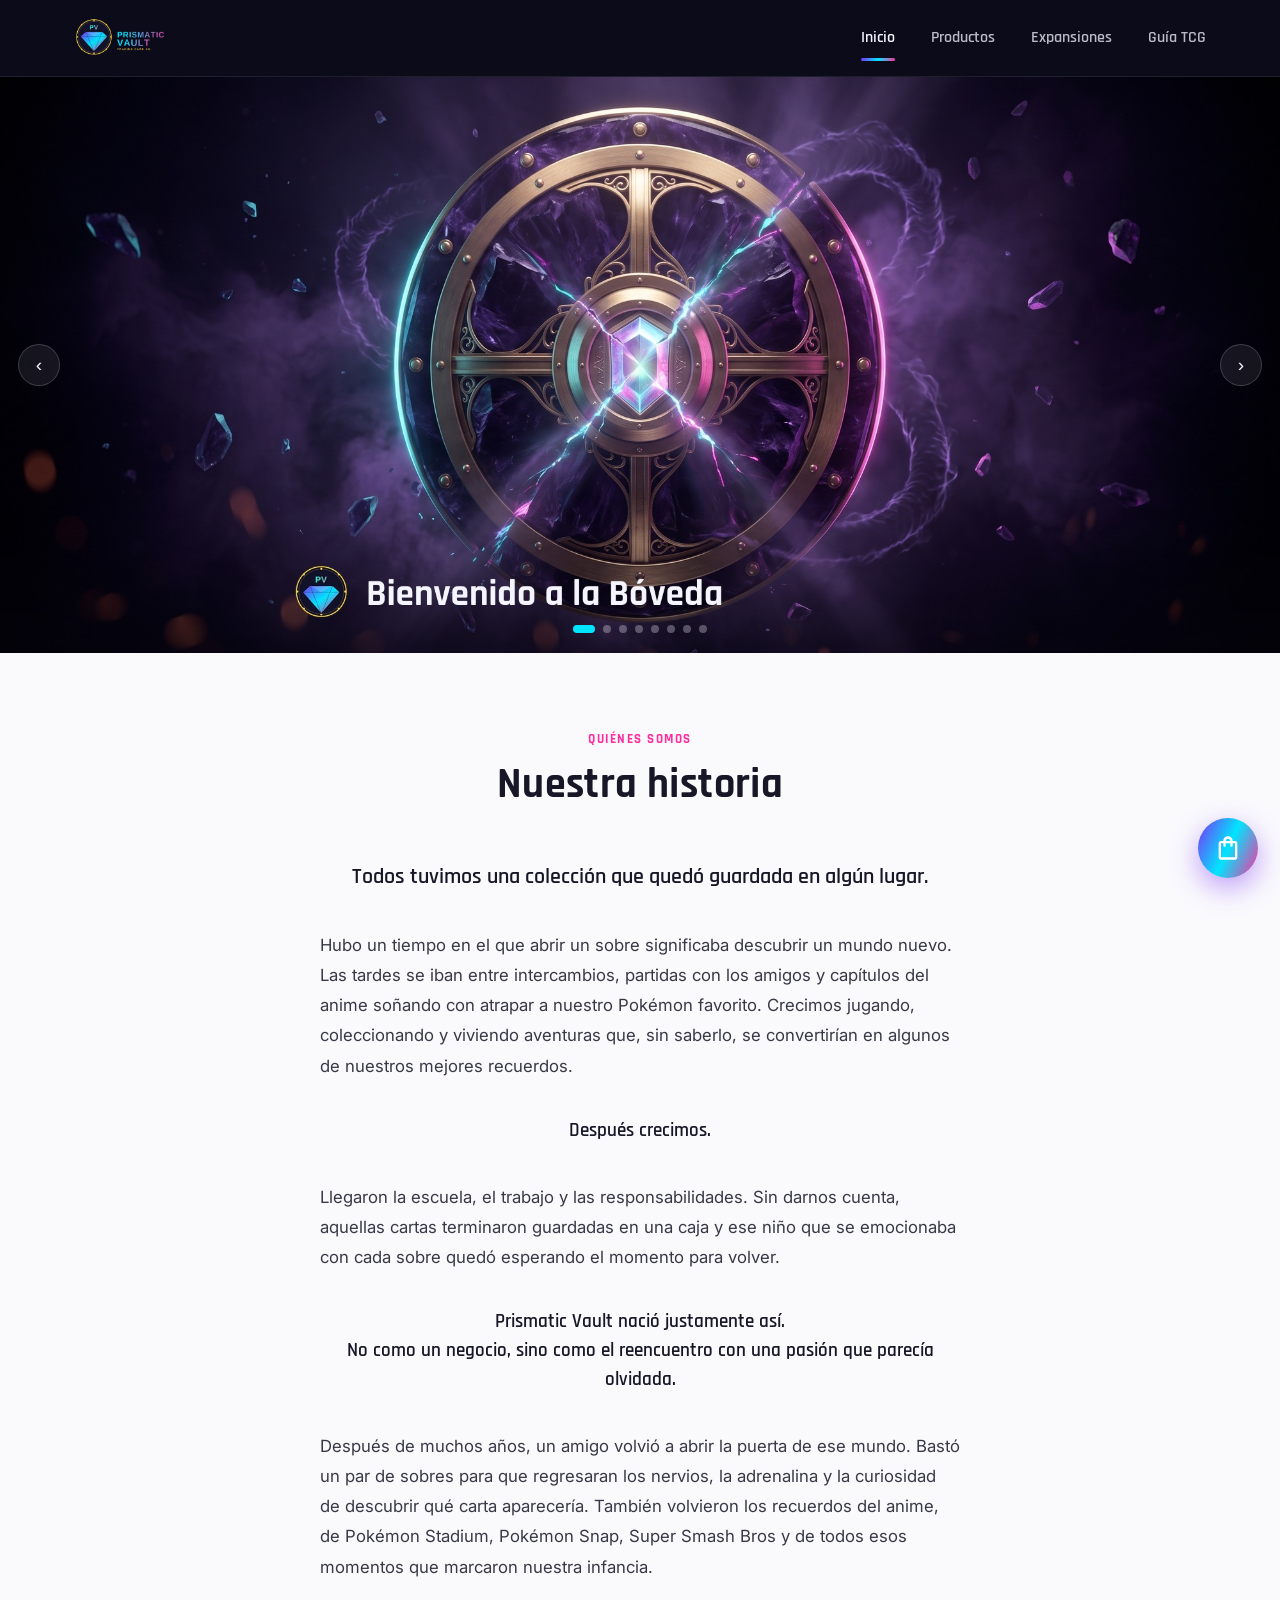
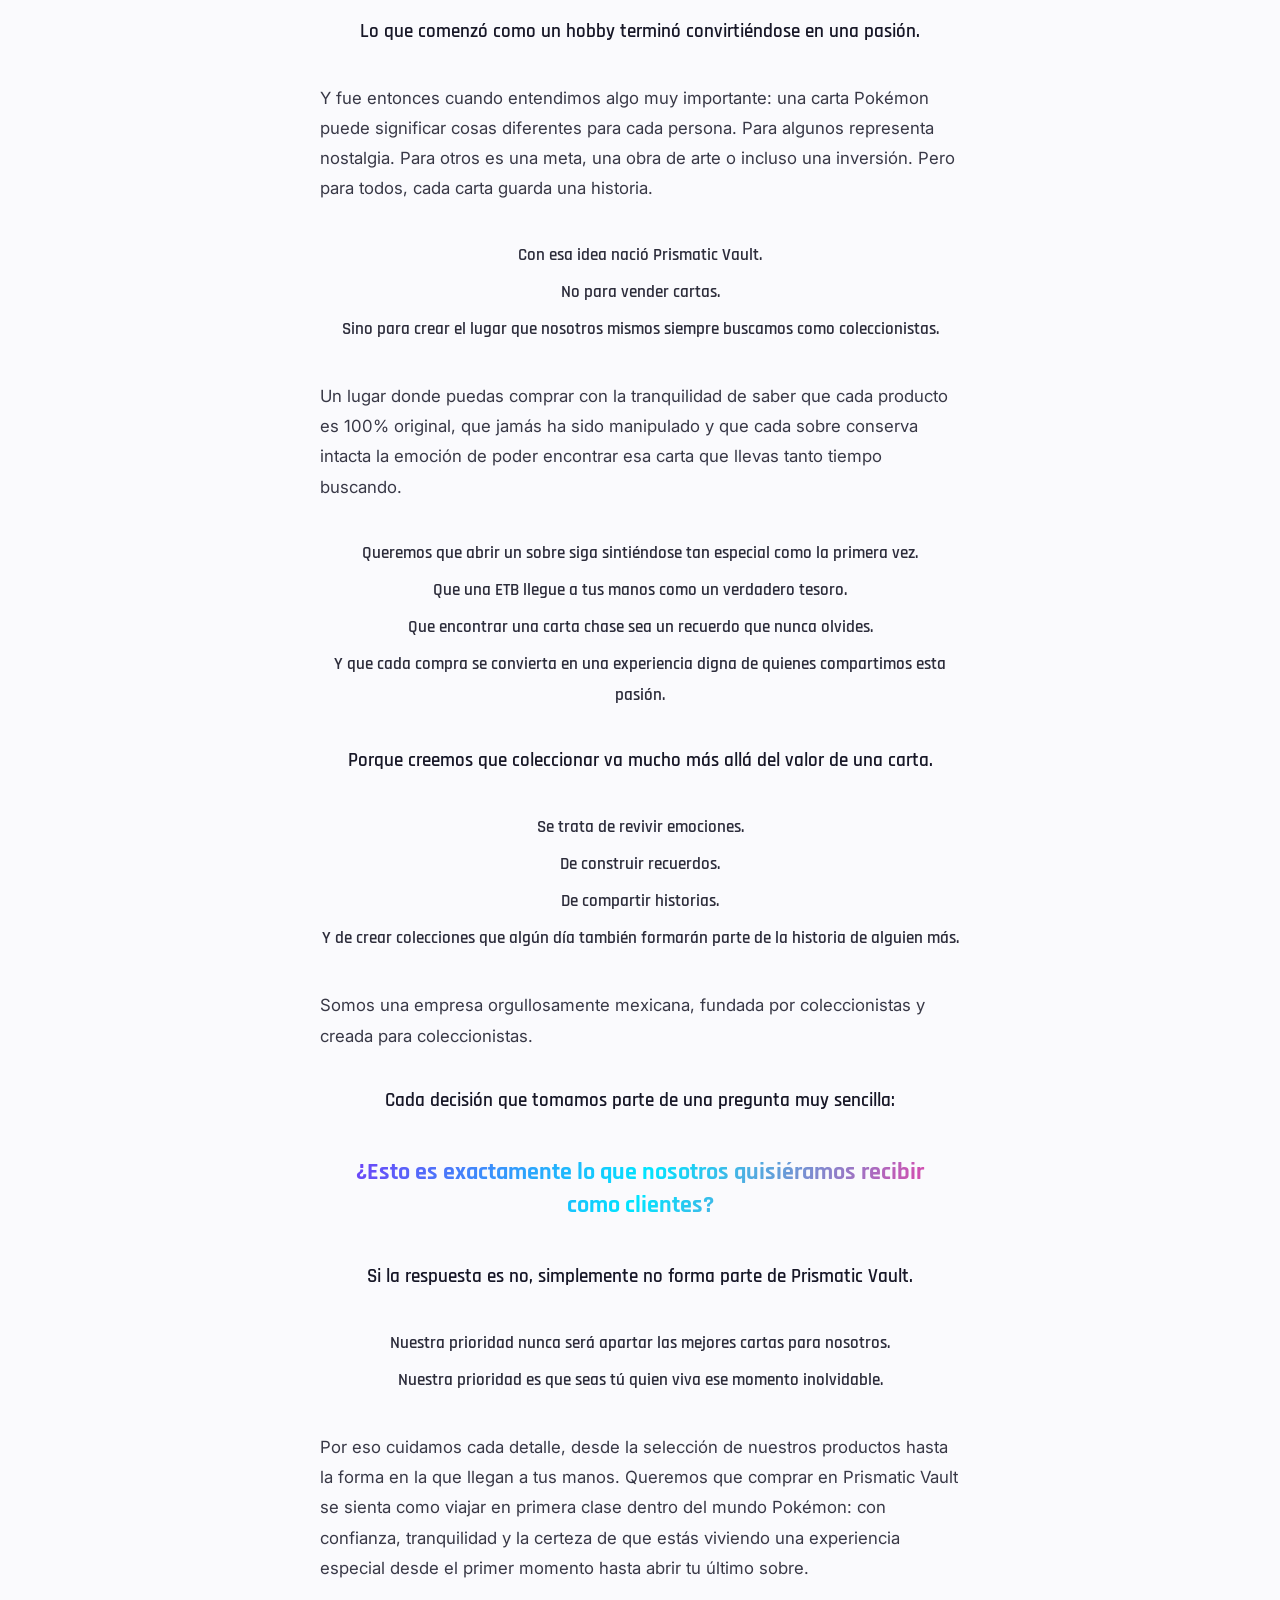
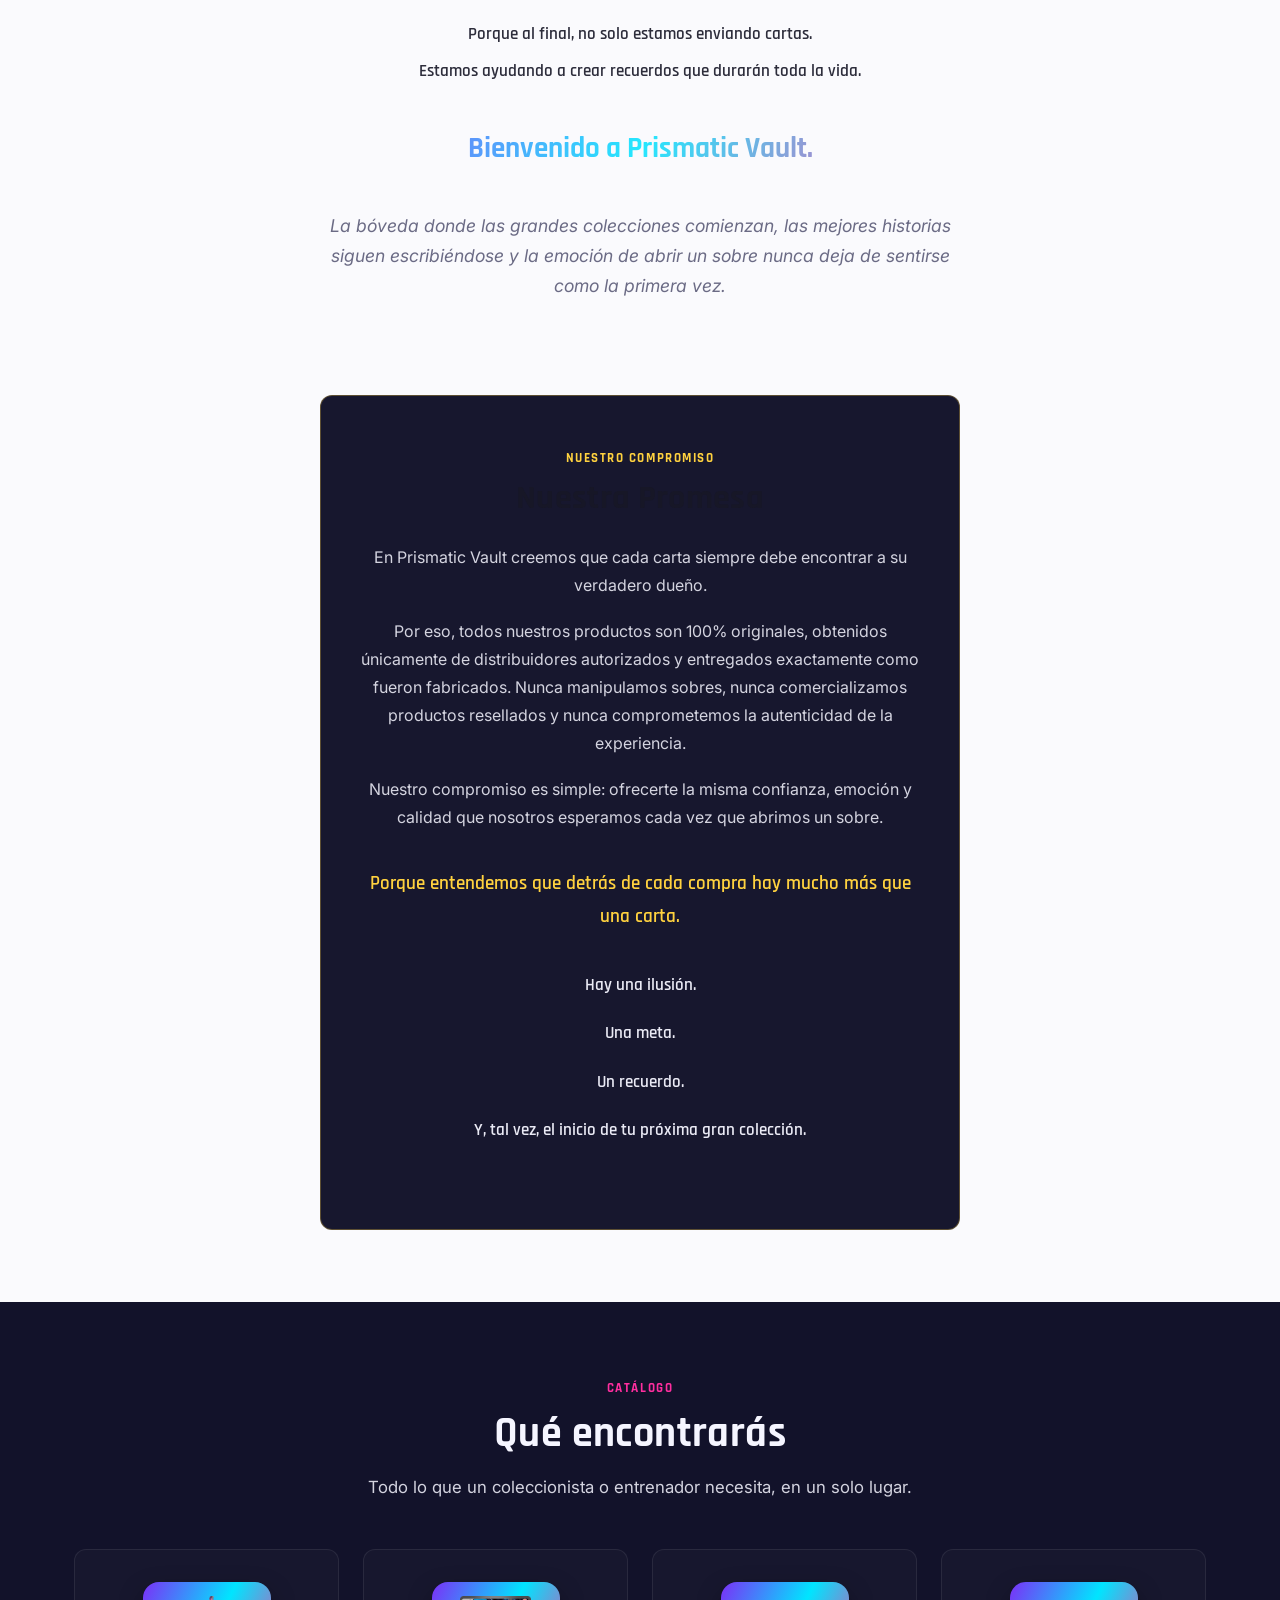
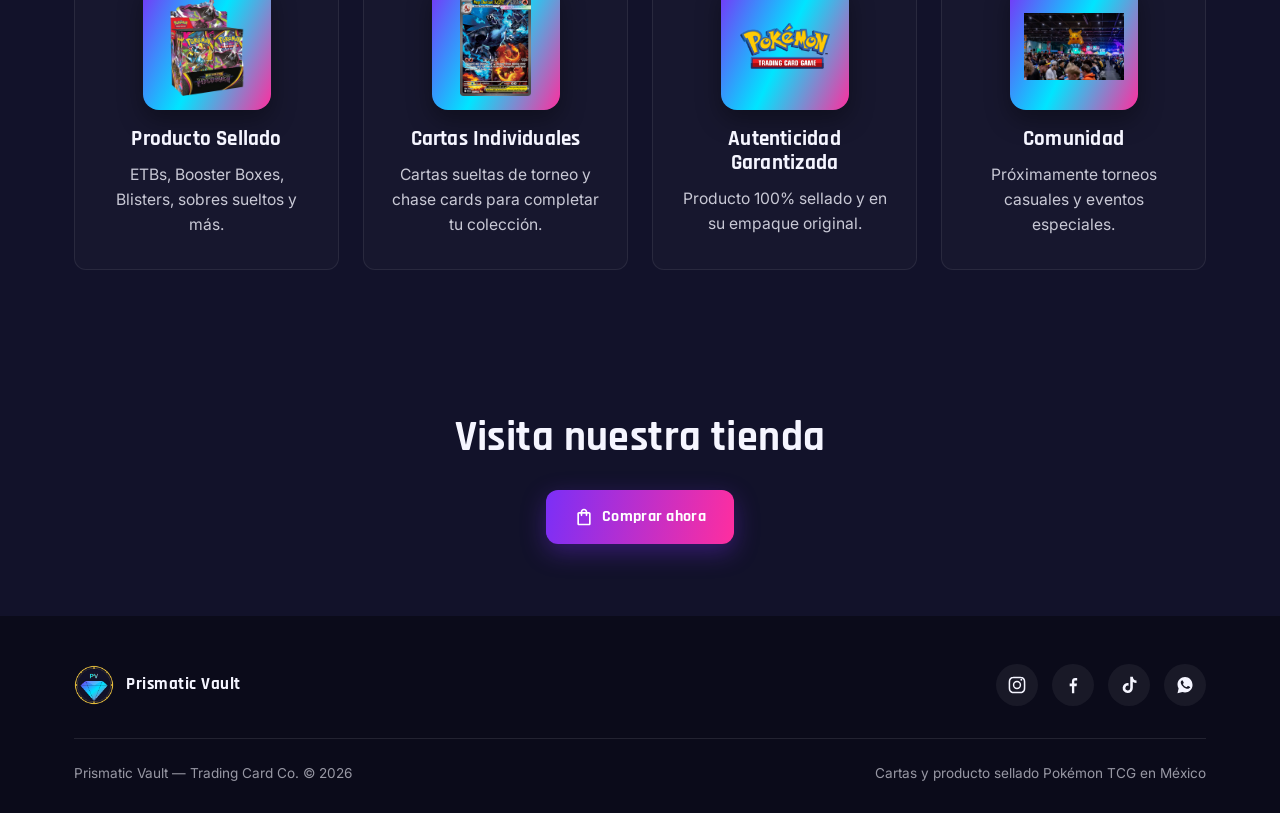
<file: index.html>
<!DOCTYPE html>
<html lang="es-MX">
<head>
<meta charset="UTF-8">
<meta name="viewport" content="width=device-width, initial-scale=1.0">
<title>Prismatic Vault TCG | Cartas y Producto Sellado Pokémon en México</title>
<meta name="description" content="Prismatic Vault: empresa 100% mexicana de cartas y producto sellado Pokémon TCG auténtico. Boosters, ETBs y singles a precios accesibles. Contáctanos por WhatsApp.">
<link rel="canonical" href="https://prismaticvaulttcg.com/">
<meta property="og:title" content="Prismatic Vault TCG | Pokémon TCG México">
<meta property="og:description" content="Cartas y producto sellado Pokémon TCG 100% auténtico. Síguenos y escríbenos por WhatsApp.">
<meta property="og:image" content="assets/brand/prismatic_vault_banner.png">
<meta property="og:type" content="website">
<link rel="icon" type="image/png" href="assets/brand/prismatic_vault_icon.png">
<link rel="preconnect" href="https://fonts.googleapis.com">
<link rel="preconnect" href="https://fonts.gstatic.com" crossorigin>
<link href="https://fonts.googleapis.com/css2?family=Rajdhani:wght@600;700&family=Inter:wght@400;500;600&display=swap" rel="stylesheet">
<link rel="stylesheet" href="css/style.css?v=20260810b">
</head>
<body>

<header class="site-header">
  <div class="container">
    <a href="index.html" class="brand-logo">
      <img src="assets/brand/prismatic_vault_logo.png" alt="Prismatic Vault — Trading Card Co.">
    </a>
    <nav class="main-nav">
      <a href="index.html" aria-current="page">Inicio</a>
      <a href="productos.html">Productos</a>
      <a href="expansiones.html">Expansiones</a>
      <a href="guia-tcg.html">Guía TCG</a>
    </nav>
    <button class="hamburger" aria-label="Abrir menú" aria-expanded="false">
      <span></span><span></span><span></span>
    </button>
  </div>
</header>

<main>

  <!-- HERO / CARRUSEL -->
  <section class="hero" data-hero-carousel>
    <button class="hero-arrow prev" data-hero-arrow="-1" aria-label="Slide anterior">&#8249;</button>
    <button class="hero-arrow next" data-hero-arrow="1" aria-label="Siguiente slide">&#8250;</button>

    <div class="hero-slide is-active">
      <img src="assets/banners/01-bienvenido-a-la-boveda.jpg" alt="Bienvenido a la Bóveda Prismática" class="hero-banner-img">
    </div>
    <div class="hero-slide">
      <img src="assets/banners/02-elite-trainer-boxes.jpg" alt="Elite Trainer Boxes" class="hero-banner-img">
    </div>
    <div class="hero-slide">
      <img src="assets/banners/03-singles.jpg" alt="Singles — cartas individuales" class="hero-banner-img">
    </div>
    <div class="hero-slide">
      <img src="assets/banners/04-pitch-black.jpg" alt="Mega Evolution: Pitch Black" class="hero-banner-img">
    </div>
    <div class="hero-slide">
      <img src="assets/banners/05-nuevas-expansiones.jpg" alt="Nuevas expansiones" class="hero-banner-img">
    </div>
    <div class="hero-slide">
      <img src="assets/banners/06-accesorios.jpg" alt="Accesorios" class="hero-banner-img">
    </div>
    <div class="hero-slide">
      <img src="assets/banners/07-comunidad.jpg" alt="Comunidad" class="hero-banner-img">
    </div>
    <div class="hero-slide">
      <img src="assets/banners/08-el-guardian-prismatico.jpg" alt="El Guardián Prismático" class="hero-banner-img">
    </div>

    <div class="hero-dots"></div>
  </section>

  <!-- QUIÉNES SOMOS — NUESTRA HISTORIA -->
  <section class="section section--light">
    <div class="container">
      <div class="section-header">
        <span class="eyebrow">Quiénes somos</span>
        <h2 class="section-title">Nuestra historia</h2>
      </div>
      <div class="story">
        <p class="story-lede">Todos tuvimos una colección que quedó guardada en algún lugar.</p>

        <p>Hubo un tiempo en el que abrir un sobre significaba descubrir un mundo nuevo. Las tardes se iban entre intercambios, partidas con los amigos y capítulos del anime soñando con atrapar a nuestro Pokémon favorito. Crecimos jugando, coleccionando y viviendo aventuras que, sin saberlo, se convertirían en algunos de nuestros mejores recuerdos.</p>

        <p class="story-beat">Después crecimos.</p>

        <p>Llegaron la escuela, el trabajo y las responsabilidades. Sin darnos cuenta, aquellas cartas terminaron guardadas en una caja y ese niño que se emocionaba con cada sobre quedó esperando el momento para volver.</p>

        <p class="story-beat">Prismatic Vault nació justamente así.<br>No como un negocio, sino como el reencuentro con una pasión que parecía olvidada.</p>

        <p>Después de muchos años, un amigo volvió a abrir la puerta de ese mundo. Bastó un par de sobres para que regresaran los nervios, la adrenalina y la curiosidad de descubrir qué carta aparecería. También volvieron los recuerdos del anime, de Pokémon Stadium, Pokémon Snap, Super Smash Bros y de todos esos momentos que marcaron nuestra infancia.</p>

        <p class="story-beat">Lo que comenzó como un hobby terminó convirtiéndose en una pasión.</p>

        <p>Y fue entonces cuando entendimos algo muy importante: una carta Pokémon puede significar cosas diferentes para cada persona. Para algunos representa nostalgia. Para otros es una meta, una obra de arte o incluso una inversión. Pero para todos, cada carta guarda una historia.</p>

        <div class="story-list">
          <p>Con esa idea nació Prismatic Vault.</p>
          <p>No para vender cartas.</p>
          <p>Sino para crear el lugar que nosotros mismos siempre buscamos como coleccionistas.</p>
        </div>

        <p>Un lugar donde puedas comprar con la tranquilidad de saber que cada producto es 100% original, que jamás ha sido manipulado y que cada sobre conserva intacta la emoción de poder encontrar esa carta que llevas tanto tiempo buscando.</p>

        <div class="story-list">
          <p>Queremos que abrir un sobre siga sintiéndose tan especial como la primera vez.</p>
          <p>Que una ETB llegue a tus manos como un verdadero tesoro.</p>
          <p>Que encontrar una carta chase sea un recuerdo que nunca olvides.</p>
          <p>Y que cada compra se convierta en una experiencia digna de quienes compartimos esta pasión.</p>
        </div>

        <p class="story-beat">Porque creemos que coleccionar va mucho más allá del valor de una carta.</p>

        <div class="story-list">
          <p>Se trata de revivir emociones.</p>
          <p>De construir recuerdos.</p>
          <p>De compartir historias.</p>
          <p>Y de crear colecciones que algún día también formarán parte de la historia de alguien más.</p>
        </div>

        <p>Somos una empresa orgullosamente mexicana, fundada por coleccionistas y creada para coleccionistas.</p>

        <p class="story-beat">Cada decisión que tomamos parte de una pregunta muy sencilla:</p>

        <blockquote class="story-quote">¿Esto es exactamente lo que nosotros quisiéramos recibir como clientes?</blockquote>

        <p class="story-beat">Si la respuesta es no, simplemente no forma parte de Prismatic Vault.</p>

        <div class="story-list">
          <p>Nuestra prioridad nunca será apartar las mejores cartas para nosotros.</p>
          <p>Nuestra prioridad es que seas tú quien viva ese momento inolvidable.</p>
        </div>

        <p>Por eso cuidamos cada detalle, desde la selección de nuestros productos hasta la forma en la que llegan a tus manos. Queremos que comprar en Prismatic Vault se sienta como viajar en primera clase dentro del mundo Pokémon: con confianza, tranquilidad y la certeza de que estás viviendo una experiencia especial desde el primer momento hasta abrir tu último sobre.</p>

        <div class="story-list">
          <p>Porque al final, no solo estamos enviando cartas.</p>
          <p>Estamos ayudando a crear recuerdos que durarán toda la vida.</p>
        </div>

        <p class="story-final">Bienvenido a Prismatic Vault.</p>
        <p class="story-closing">La bóveda donde las grandes colecciones comienzan, las mejores historias siguen escribiéndose y la emoción de abrir un sobre nunca deja de sentirse como la primera vez.</p>
      </div>
    </div>
  </section>

  <!-- NUESTRA PROMESA -->
  <section class="section section--light" style="padding-top: 0;">
    <div class="container">
      <div class="promise-card">
        <span class="eyebrow">Nuestro compromiso</span>
        <h2>Nuestra Promesa</h2>
        <p>En Prismatic Vault creemos que cada carta siempre debe encontrar a su verdadero dueño.</p>
        <p>Por eso, todos nuestros productos son 100% originales, obtenidos únicamente de distribuidores autorizados y entregados exactamente como fueron fabricados. Nunca manipulamos sobres, nunca comercializamos productos resellados y nunca comprometemos la autenticidad de la experiencia.</p>
        <p>Nuestro compromiso es simple: ofrecerte la misma confianza, emoción y calidad que nosotros esperamos cada vez que abrimos un sobre.</p>
        <p class="story-beat">Porque entendemos que detrás de cada compra hay mucho más que una carta.</p>
        <div class="story-list">
          <p>Hay una ilusión.</p>
          <p>Una meta.</p>
          <p>Un recuerdo.</p>
          <p>Y, tal vez, el inicio de tu próxima gran colección.</p>
        </div>
      </div>
    </div>
  </section>

  <!-- QUÉ ENCONTRARÁS -->
  <section class="section section--dark">
    <div class="container">
      <div class="section-header">
        <span class="eyebrow">Catálogo</span>
        <h2 class="section-title">Qué encontrarás</h2>
        <p class="section-subtitle" style="margin: 0 auto;">Todo lo que un coleccionista o entrenador necesita, en un solo lugar.</p>
      </div>
      <div class="grid grid--4">
        <div class="card">
          <div class="card-thumb">
            <img src="assets/encontraras/producto-sellado.png" alt="Producto sellado Pokémon TCG">
          </div>
          <h3>Producto Sellado</h3>
          <p>ETBs, Booster Boxes, Blisters, sobres sueltos y más.</p>
        </div>
        <div class="card">
          <div class="card-thumb">
            <img src="assets/encontraras/cartas-individuales.png" alt="Cartas individuales Pokémon TCG">
          </div>
          <h3>Cartas Individuales</h3>
          <p>Cartas sueltas de torneo y chase cards para completar tu colección.</p>
        </div>
        <div class="card">
          <div class="card-thumb">
            <img src="assets/encontraras/autenticidad-garantizada.png" alt="Autenticidad garantizada Pokémon TCG">
          </div>
          <h3>Autenticidad Garantizada</h3>
          <p>Producto 100% sellado y en su empaque original.</p>
        </div>
        <div class="card">
          <div class="card-thumb">
            <img src="assets/encontraras/comunidad.webp" alt="Comunidad Pokémon TCG">
          </div>
          <h3>Comunidad</h3>
          <p>Próximamente torneos casuales y eventos especiales.</p>
        </div>
      </div>
    </div>
  </section>

  <!-- BANDA DE CONTACTO -->
  <section class="section section--dark social-band">
    <div class="container">
      <h2 class="section-title">Visita nuestra tienda</h2>
      <a href="https://tienda.prismaticvaulttcg.com" class="btn btn-primary">
        <svg viewBox="0 0 24 24" style="width:20px;height:20px;fill:#fff;"><path d="M18 6h-2c0-2.21-1.79-4-4-4S8 3.79 8 6H6c-1.1 0-2 .9-2 2v12c0 1.1.9 2 2 2h12c1.1 0 2-.9 2-2V8c0-1.1-.9-2-2-2zm-6-2c1.1 0 2 .9 2 2h-4c0-1.1.9-2 2-2zm6 16H6V8h2v2c0 .55.45 1 1 1s1-.45 1-1V8h4v2c0 .55.45 1 1 1s1-.45 1-1V8h2v12z"/></svg>
        Comprar ahora
      </a>
    </div>
  </section>

</main>

<footer class="site-footer">
  <div class="container">
    <div class="footer-top">
      <div class="footer-brand">
        <img src="assets/brand/prismatic_vault_icon.png" alt="Prismatic Vault">
        <span>Prismatic Vault</span>
      </div>
      <div class="footer-links">
        <a href="https://www.instagram.com/prismaticvault.tcg/" target="_blank" rel="noopener" aria-label="Instagram">
          <svg viewBox="0 0 24 24"><path d="M12 2c-2.72 0-3.06.01-4.12.06-1.06.05-1.79.22-2.43.47a4.92 4.92 0 0 0-1.78 1.16 4.92 4.92 0 0 0-1.16 1.78c-.25.64-.42 1.37-.47 2.43C2 8.94 2 9.28 2 12s.01 3.06.06 4.12c.05 1.06.22 1.79.47 2.43.26.66.6 1.22 1.16 1.78.56.56 1.12.9 1.78 1.16.64.25 1.37.42 2.43.47C8.94 22 9.28 22 12 22s3.06-.01 4.12-.06c1.06-.05 1.79-.22 2.43-.47a4.92 4.92 0 0 0 1.78-1.16 4.92 4.92 0 0 0 1.16-1.78c.25-.64.42-1.37.47-2.43.05-1.06.06-1.4.06-4.12s-.01-3.06-.06-4.12c-.05-1.06-.22-1.79-.47-2.43a4.92 4.92 0 0 0-1.16-1.78 4.92 4.92 0 0 0-1.78-1.16c-.64-.25-1.37-.42-2.43-.47C15.06 2.01 14.72 2 12 2zm0 1.8c2.67 0 2.99.01 4.04.06.98.04 1.5.21 1.85.34.47.18.8.4 1.15.75.35.35.57.68.75 1.15.13.36.3.87.34 1.85.05 1.05.06 1.37.06 4.04s-.01 2.99-.06 4.04c-.04.98-.21 1.5-.34 1.85-.18.47-.4.8-.75 1.15-.35.35-.68.57-1.15.75-.36.13-.87.3-1.85.34-1.05.05-1.37.06-4.04.06s-2.99-.01-4.04-.06c-.98-.04-1.5-.21-1.85-.34a3.1 3.1 0 0 1-1.15-.75 3.1 3.1 0 0 1-.75-1.15c-.13-.36-.3-.87-.34-1.85-.05-1.05-.06-1.37-.06-4.04s.01-2.99.06-4.04c.04-.98.21-1.5.34-1.85.18-.47.4-.8.75-1.15.35-.35.68-.57 1.15-.75.36-.13.87-.3 1.85-.34 1.05-.05 1.37-.06 4.04-.06zm0 3.2a5 5 0 1 0 0 10 5 5 0 0 0 0-10zm0 8.25a3.25 3.25 0 1 1 0-6.5 3.25 3.25 0 0 1 0 6.5zm5.2-8.45a1.17 1.17 0 1 1 0-2.34 1.17 1.17 0 0 1 0 2.34z"/></svg>
        </a>
        <a href="https://facebook.com/prismaticvault.tcg" target="_blank" rel="noopener" aria-label="Facebook">
          <svg viewBox="0 0 24 24"><path d="M13.5 22v-8.4h2.8l.42-3.28h-3.22V8.2c0-.95.26-1.6 1.63-1.6H17V3.7A21.8 21.8 0 0 0 14.6 3.6c-2.3 0-3.87 1.4-3.87 3.98v2.74H8v3.28h2.73V22h2.77z"/></svg>
        </a>
        <a href="https://vt.tiktok.com/ZSXAYgNUm/" target="_blank" rel="noopener" aria-label="TikTok">
          <svg viewBox="0 0 24 24"><path d="M16.6 2h-3.1v13.6a2.9 2.9 0 1 1-2.05-2.78V9.6a6.1 6.1 0 1 0 5.15 6.03V8.36a7.9 7.9 0 0 0 4.4 1.33V6.5a4.85 4.85 0 0 1-4.4-4.5z"/></svg>
        </a>
        <a href="https://wa.me/524494250223" target="_blank" rel="noopener" aria-label="WhatsApp">
          <svg viewBox="0 0 32 32"><path d="M16.02 3C9.4 3 4 8.4 4 15.02c0 2.34.65 4.52 1.78 6.38L4 29l7.78-1.74a12.9 12.9 0 0 0 4.24.72h.02c6.62 0 12.02-5.4 12.02-12.02C28 8.4 22.64 3 16.02 3zm7.05 17.2c-.3.86-1.7 1.64-2.35 1.74-.6.1-1.36.14-2.2-.14-.5-.16-1.15-.38-1.98-.74-3.48-1.5-5.75-5.02-5.93-5.26-.17-.24-1.42-1.9-1.42-3.62 0-1.72.9-2.56 1.22-2.9.32-.34.7-.42.94-.42h.68c.22 0 .5-.04.78.6.3.68 1 2.4 1.1 2.58.1.18.16.4.02.64-.14.24-.2.4-.4.62-.2.22-.42.5-.6.66-.2.2-.4.4-.18.78.22.38 1 1.66 2.16 2.7 1.48 1.32 2.74 1.74 3.12 1.94.38.2.6.16.82-.08.22-.24.94-1.08 1.2-1.46.26-.38.5-.3.84-.18.34.12 2.16 1.02 2.54 1.2.38.18.62.28.72.44.1.18.1.98-.2 1.84z"/></svg>
        </a>
      </div>
    </div>
    <div class="footer-bottom">
      <span>Prismatic Vault — Trading Card Co. © <span data-year>2026</span></span>
      <span>Cartas y producto sellado Pokémon TCG en México</span>
    </div>
  </div>
</footer>

<a href="https://tienda.prismaticvaulttcg.com" class="shop-float" aria-label="Ir a la tienda">
  <svg viewBox="0 0 24 24"><path d="M18 6h-2c0-2.21-1.79-4-4-4S8 3.79 8 6H6c-1.1 0-2 .9-2 2v12c0 1.1.9 2 2 2h12c1.1 0 2-.9 2-2V8c0-1.1-.9-2-2-2zm-6-2c1.1 0 2 .9 2 2h-4c0-1.1.9-2 2-2zm6 16H6V8h2v2c0 .55.45 1 1 1s1-.45 1-1V8h4v2c0 .55.45 1 1 1s1-.45 1-1V8h2v12z"/></svg>
</a>

<svg width="0" height="0" style="position:absolute">
  <defs>
    <linearGradient id="pv-grad" x1="0" y1="0" x2="1" y2="1">
      <stop offset="0%" stop-color="#7B2FF7"/><stop offset="50%" stop-color="#00E5FF"/><stop offset="100%" stop-color="#FF2E9F"/>
    </linearGradient>
  </defs>
</svg>

<script src="js/main.js?v=20260726a"></script>
</body>
</html>
</file>
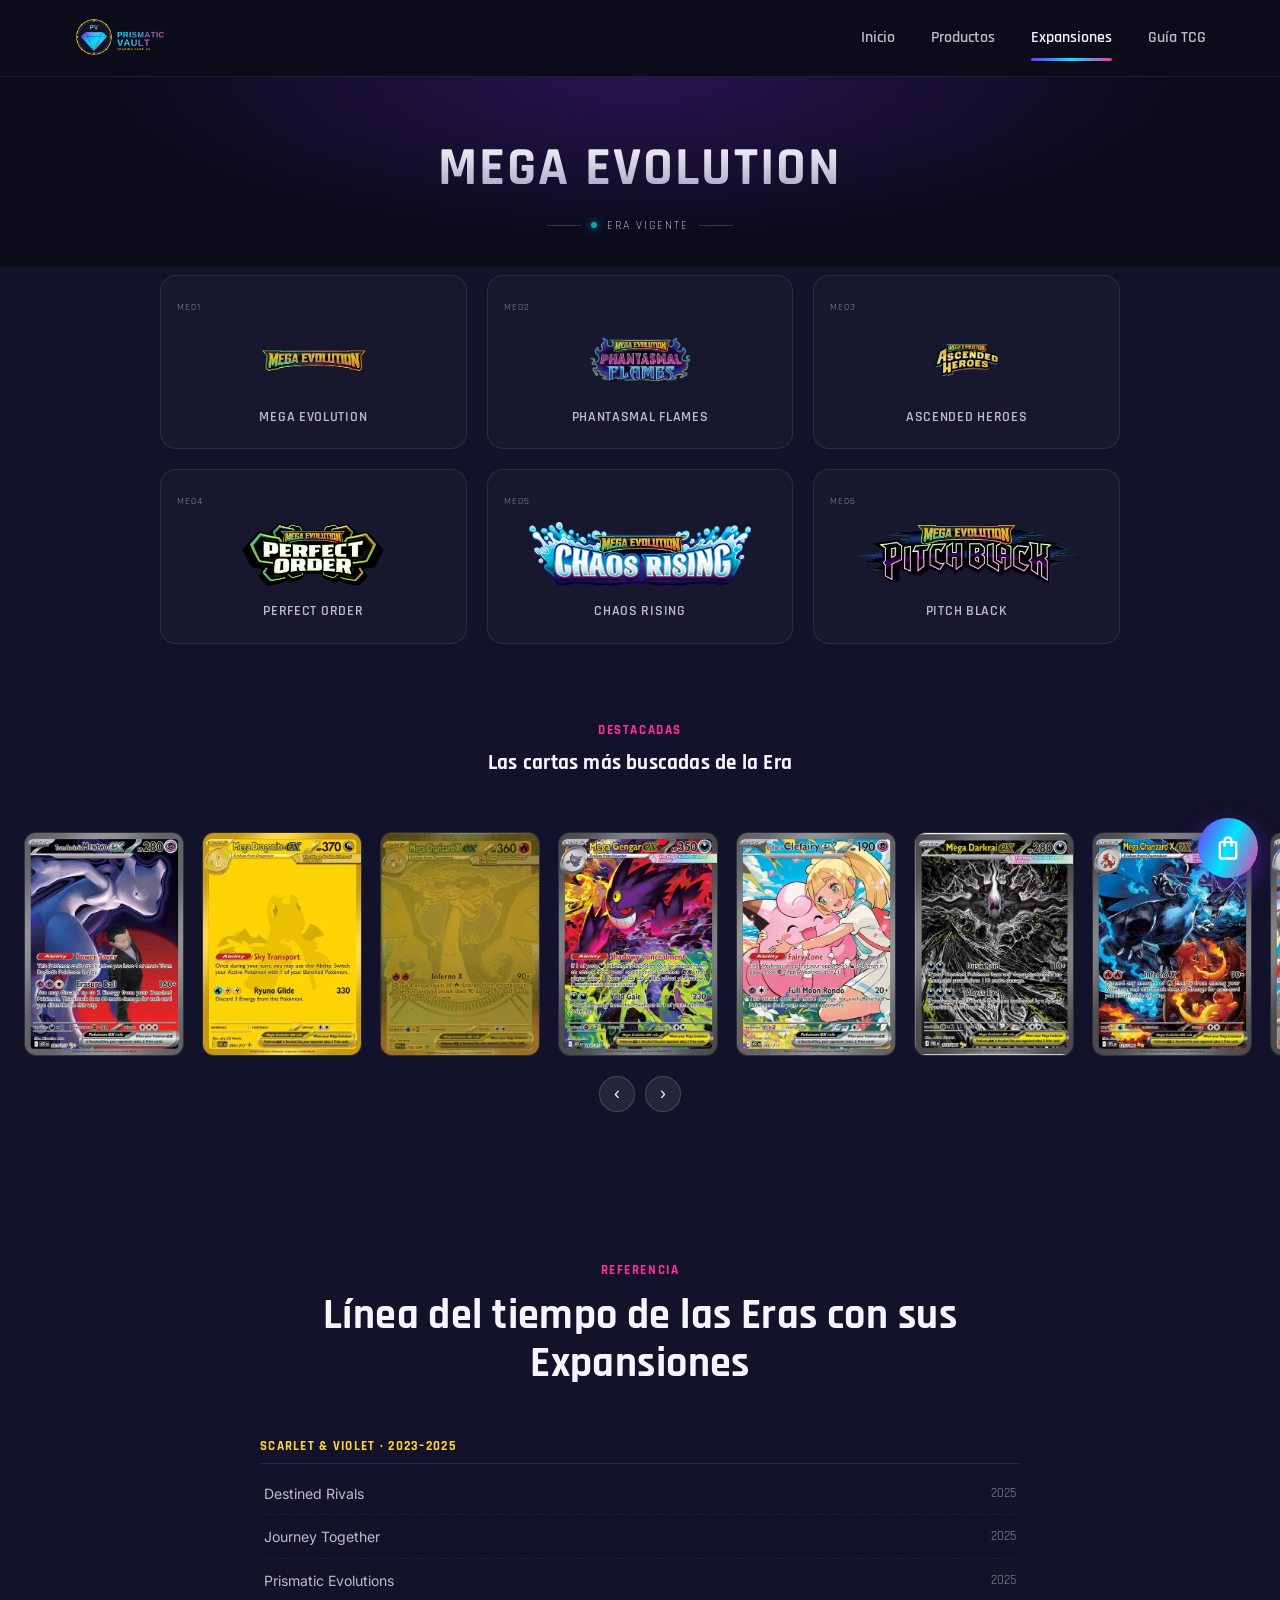
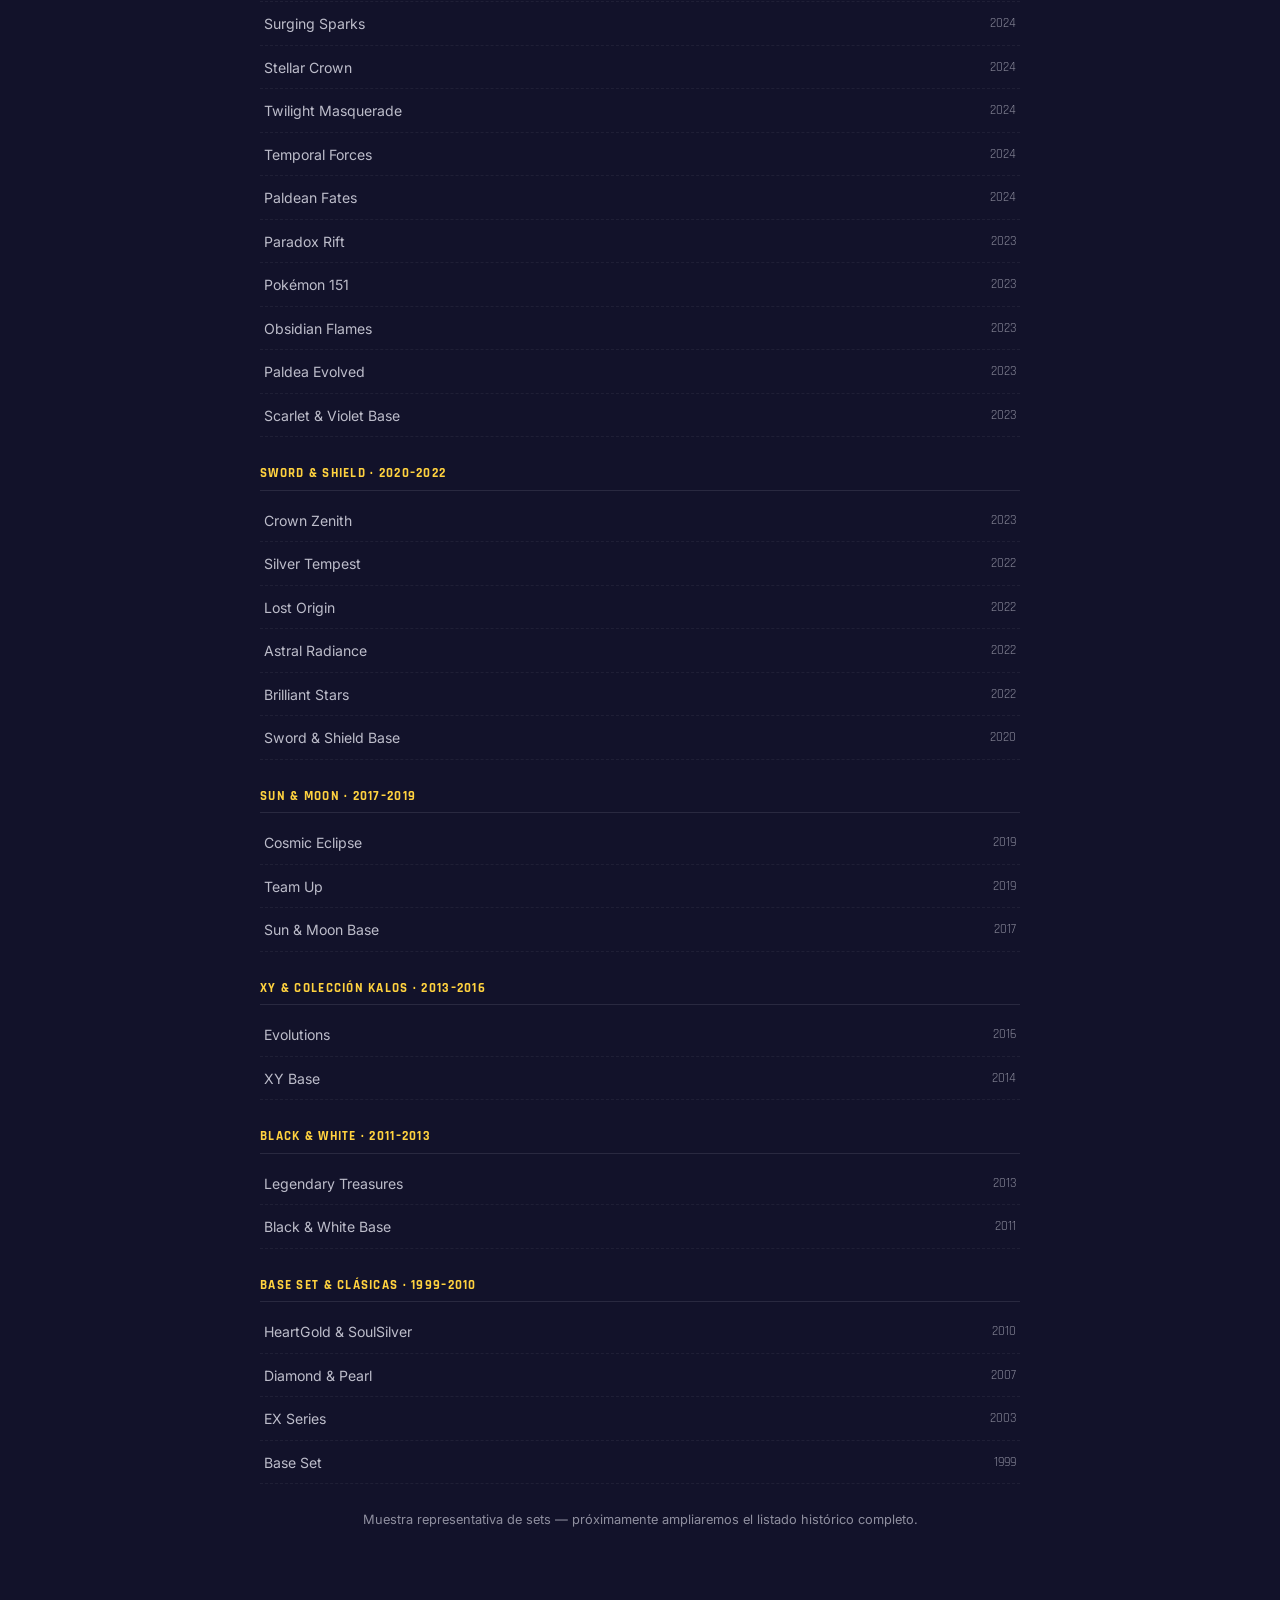
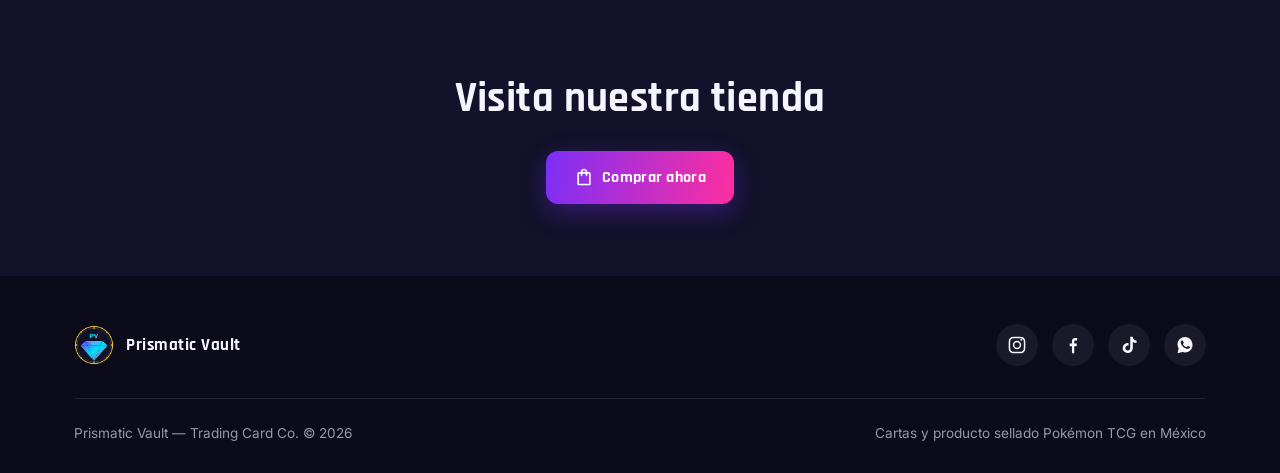
<file: expansiones.html>
<!DOCTYPE html>
<html lang="es-MX">
<head>
<meta charset="UTF-8">
<meta name="viewport" content="width=device-width, initial-scale=1.0">
<title>Expansiones Pokémon TCG | Prismatic Vault</title>
<meta name="description" content="Conoce las expansiones vigentes de Pokémon TCG y explora una línea de tiempo de los bloques anteriores, desde Scarlet & Violet hasta las colecciones clásicas.">
<link rel="canonical" href="https://prismaticvaulttcg.com/expansiones.html">
<meta property="og:title" content="Expansiones Pokémon TCG | Prismatic Vault">
<meta property="og:description" content="Sets vigentes y línea de tiempo de expansiones Pokémon TCG.">
<meta property="og:image" content="assets/brand/prismatic_vault_banner.png">
<meta property="og:type" content="website">
<link rel="icon" type="image/png" href="assets/brand/prismatic_vault_icon.png">
<link rel="preconnect" href="https://fonts.googleapis.com">
<link rel="preconnect" href="https://fonts.gstatic.com" crossorigin>
<link href="https://fonts.googleapis.com/css2?family=Rajdhani:wght@600;700&family=Inter:wght@400;500;600&display=swap" rel="stylesheet">
<link rel="stylesheet" href="css/style.css?v=20260810b">
</head>
<body>

<header class="site-header">
  <div class="container">
    <a href="index.html" class="brand-logo">
      <img src="assets/brand/prismatic_vault_logo.png" alt="Prismatic Vault — Trading Card Co.">
    </a>
    <nav class="main-nav">
      <a href="index.html">Inicio</a>
      <a href="productos.html">Productos</a>
      <a href="expansiones.html" aria-current="page">Expansiones</a>
      <a href="guia-tcg.html">Guía TCG</a>
    </nav>
    <button class="hamburger" aria-label="Abrir menú" aria-expanded="false">
      <span></span><span></span><span></span>
    </button>
  </div>
</header>

<main>

  <!-- HERO DE ERA VIGENTE -->
  <section class="exp-hero">
    <h1 class="exp-wordmark">MEGA EVOLUTION</h1>
    <div class="exp-status"><span class="dot"></span>Era vigente</div>
  </section>

  <!-- SETS DE LA ERA VIGENTE -->
  <section class="section section--dark" style="padding-top: 8px;">
    <div class="set-grid">
      <div class="set-tile" style="--set-glow: var(--cyan);">
        <div class="set-code">ME01</div>
        <div class="set-logo"><img src="assets/expansiones/mega-evolution.webp" alt="Mega Evolution"></div>
        <div class="set-name">Mega Evolution</div>
      </div>
      <div class="set-tile" style="--set-glow: var(--magenta);">
        <div class="set-code">ME02</div>
        <div class="set-logo"><img src="assets/expansiones/phantasmal-flames.webp" alt="Phantasmal Flames"></div>
        <div class="set-name">Phantasmal Flames</div>
      </div>
      <div class="set-tile" style="--set-glow: var(--gold);">
        <div class="set-code">ME03</div>
        <div class="set-logo"><img src="assets/expansiones/ascended-heroes.webp" alt="Ascended Heroes"></div>
        <div class="set-name">Ascended Heroes</div>
      </div>
      <div class="set-tile" style="--set-glow: var(--violet);">
        <div class="set-code">ME04</div>
        <div class="set-logo"><img src="assets/expansiones/perfect-order.webp" alt="Perfect Order"></div>
        <div class="set-name">Perfect Order</div>
      </div>
      <div class="set-tile" style="--set-glow: var(--cyan);">
        <div class="set-code">ME05</div>
        <div class="set-logo"><img src="assets/expansiones/chaos-rising.webp" alt="Chaos Rising"></div>
        <div class="set-name">Chaos Rising</div>
      </div>
      <div class="set-tile" style="--set-glow: var(--magenta);">
        <div class="set-code">ME06</div>
        <div class="set-logo"><img src="assets/expansiones/pitch-black.webp" alt="Pitch Black"></div>
        <div class="set-name">Pitch Black</div>
      </div>
    </div>
  </section>

  <!-- CARTAS MÁS IMPORTANTES -->
  <section class="section section--dark" style="padding-top: 0;">
    <div class="section-header">
      <span class="eyebrow">Destacadas</span>
      <h2 class="section-title" style="font-size: 1.3rem;">Las cartas más buscadas de la Era</h2>
    </div>
    <div class="cards-carousel-wrap">
      <div class="cards-carousel" id="cards-track">
        <div class="card-tile"><img src="assets/chase-cards/chase-01.webp" alt="Team Rocket's Mewtwo ex" loading="lazy"></div>
        <div class="card-tile"><img src="assets/chase-cards/chase-02.webp" alt="Gold Mega Dragonite ex" loading="lazy"></div>
        <div class="card-tile"><img src="assets/chase-cards/chase-03.webp" alt="Gold Mega Charizard X ex" loading="lazy"></div>
        <div class="card-tile"><img src="assets/chase-cards/chase-04.webp" alt="Mega Gengar ex" loading="lazy"></div>
        <div class="card-tile"><img src="assets/chase-cards/chase-05.webp" alt="Lillie's Clefairy ex" loading="lazy"></div>
        <div class="card-tile"><img src="assets/chase-cards/chase-06.webp" alt="Mega Darkrai ex" loading="lazy"></div>
        <div class="card-tile"><img src="assets/chase-cards/chase-07.webp" alt="Mega Charizard X ex" loading="lazy"></div>
        <div class="card-tile"><img src="assets/chase-cards/chase-08.webp" alt="Mega Lucario ex" loading="lazy"></div>
        <div class="card-tile"><img src="assets/chase-cards/chase-09.webp" alt="Mega Gardevoir ex" loading="lazy"></div>
        <div class="card-tile"><img src="assets/chase-cards/chase-10.webp" alt="Gold Mega Greninja ex" loading="lazy"></div>
        <div class="card-tile"><img src="assets/chase-cards/chase-11.webp" alt="Gem Pikachu ex" loading="lazy"></div>
        <div class="card-tile"><img src="assets/chase-cards/chase-12.webp" alt="Mega Dragonite ex" loading="lazy"></div>
        <div class="card-tile"><img src="assets/chase-cards/chase-13.webp" alt="Mega Feraligatr ex" loading="lazy"></div>
        <div class="card-tile"><img src="assets/chase-cards/chase-14.webp" alt="Mega Venusaur ex" loading="lazy"></div>
        <div class="card-tile"><img src="assets/chase-cards/chase-15.webp" alt="Gold Mega Lucario ex" loading="lazy"></div>
        <div class="card-tile"><img src="assets/chase-cards/chase-16.webp" alt="Pikachu ex" loading="lazy"></div>
        <div class="card-tile"><img src="assets/chase-cards/chase-17.webp" alt="Mega Greninja ex" loading="lazy"></div>
        <div class="card-tile"><img src="assets/chase-cards/chase-18.webp" alt="Gold Mega Darkrai ex" loading="lazy"></div>
      </div>
      <div class="carousel-nav">
        <button data-cards-arrow="-1" data-cards-target="cards-track" aria-label="Girar a la izquierda">&#8249;</button>
        <button data-cards-arrow="1" data-cards-target="cards-track" aria-label="Girar a la derecha">&#8250;</button>
      </div>
    </div>
  </section>

  <!-- LÍNEA DE TIEMPO -->
  <section class="section section--dark">
    <div class="container">
      <div class="section-header">
        <span class="eyebrow">Referencia</span>
        <h2 class="section-title">Línea del tiempo de las Eras con sus Expansiones</h2>
      </div>
      <div class="timeline">

        <div class="era">
          <div class="era-name">Scarlet &amp; Violet · 2023–2025</div>
          <div class="era-rows">
            <div class="era-row"><span>Destined Rivals</span><span>2025</span></div>
            <div class="era-row"><span>Journey Together</span><span>2025</span></div>
            <div class="era-row"><span>Prismatic Evolutions</span><span>2025</span></div>
            <div class="era-row"><span>Surging Sparks</span><span>2024</span></div>
            <div class="era-row"><span>Stellar Crown</span><span>2024</span></div>
            <div class="era-row"><span>Twilight Masquerade</span><span>2024</span></div>
            <div class="era-row"><span>Temporal Forces</span><span>2024</span></div>
            <div class="era-row"><span>Paldean Fates</span><span>2024</span></div>
            <div class="era-row"><span>Paradox Rift</span><span>2023</span></div>
            <div class="era-row"><span>Pokémon 151</span><span>2023</span></div>
            <div class="era-row"><span>Obsidian Flames</span><span>2023</span></div>
            <div class="era-row"><span>Paldea Evolved</span><span>2023</span></div>
            <div class="era-row"><span>Scarlet &amp; Violet Base</span><span>2023</span></div>
          </div>
        </div>

        <div class="era">
          <div class="era-name">Sword &amp; Shield · 2020–2022</div>
          <div class="era-rows">
            <div class="era-row"><span>Crown Zenith</span><span>2023</span></div>
            <div class="era-row"><span>Silver Tempest</span><span>2022</span></div>
            <div class="era-row"><span>Lost Origin</span><span>2022</span></div>
            <div class="era-row"><span>Astral Radiance</span><span>2022</span></div>
            <div class="era-row"><span>Brilliant Stars</span><span>2022</span></div>
            <div class="era-row"><span>Sword &amp; Shield Base</span><span>2020</span></div>
          </div>
        </div>

        <div class="era">
          <div class="era-name">Sun &amp; Moon · 2017–2019</div>
          <div class="era-rows">
            <div class="era-row"><span>Cosmic Eclipse</span><span>2019</span></div>
            <div class="era-row"><span>Team Up</span><span>2019</span></div>
            <div class="era-row"><span>Sun &amp; Moon Base</span><span>2017</span></div>
          </div>
        </div>

        <div class="era">
          <div class="era-name">XY &amp; Colección Kalos · 2013–2016</div>
          <div class="era-rows">
            <div class="era-row"><span>Evolutions</span><span>2016</span></div>
            <div class="era-row"><span>XY Base</span><span>2014</span></div>
          </div>
        </div>

        <div class="era">
          <div class="era-name">Black &amp; White · 2011–2013</div>
          <div class="era-rows">
            <div class="era-row"><span>Legendary Treasures</span><span>2013</span></div>
            <div class="era-row"><span>Black &amp; White Base</span><span>2011</span></div>
          </div>
        </div>

        <div class="era">
          <div class="era-name">Base Set &amp; Clásicas · 1999–2010</div>
          <div class="era-rows">
            <div class="era-row"><span>HeartGold &amp; SoulSilver</span><span>2010</span></div>
            <div class="era-row"><span>Diamond &amp; Pearl</span><span>2007</span></div>
            <div class="era-row"><span>EX Series</span><span>2003</span></div>
            <div class="era-row"><span>Base Set</span><span>1999</span></div>
          </div>
        </div>

        <p class="timeline-note">Muestra representativa de sets — próximamente ampliaremos el listado histórico completo.</p>
      </div>
    </div>
  </section>

  <!-- BANDA DE CONTACTO -->
  <section class="section section--dark social-band">
    <div class="container">
      <h2 class="section-title">Visita nuestra tienda</h2>
      <a href="https://tienda.prismaticvaulttcg.com" class="btn btn-primary">
        <svg viewBox="0 0 24 24" style="width:20px;height:20px;fill:#fff;"><path d="M18 6h-2c0-2.21-1.79-4-4-4S8 3.79 8 6H6c-1.1 0-2 .9-2 2v12c0 1.1.9 2 2 2h12c1.1 0 2-.9 2-2V8c0-1.1-.9-2-2-2zm-6-2c1.1 0 2 .9 2 2h-4c0-1.1.9-2 2-2zm6 16H6V8h2v2c0 .55.45 1 1 1s1-.45 1-1V8h4v2c0 .55.45 1 1 1s1-.45 1-1V8h2v12z"/></svg>
        Comprar ahora
      </a>
    </div>
  </section>

</main>

<footer class="site-footer">
  <div class="container">
    <div class="footer-top">
      <div class="footer-brand">
        <img src="assets/brand/prismatic_vault_icon.png" alt="Prismatic Vault">
        <span>Prismatic Vault</span>
      </div>
      <div class="footer-links">
        <a href="https://www.instagram.com/prismaticvault.tcg/" target="_blank" rel="noopener" aria-label="Instagram">
          <svg viewBox="0 0 24 24"><path d="M12 2c-2.72 0-3.06.01-4.12.06-1.06.05-1.79.22-2.43.47a4.92 4.92 0 0 0-1.78 1.16 4.92 4.92 0 0 0-1.16 1.78c-.25.64-.42 1.37-.47 2.43C2 8.94 2 9.28 2 12s.01 3.06.06 4.12c.05 1.06.22 1.79.47 2.43.26.66.6 1.22 1.16 1.78.56.56 1.12.9 1.78 1.16.64.25 1.37.42 2.43.47C8.94 22 9.28 22 12 22s3.06-.01 4.12-.06c1.06-.05 1.79-.22 2.43-.47a4.92 4.92 0 0 0 1.78-1.16 4.92 4.92 0 0 0 1.16-1.78c.25-.64.42-1.37.47-2.43.05-1.06.06-1.4.06-4.12s-.01-3.06-.06-4.12c-.05-1.06-.22-1.79-.47-2.43a4.92 4.92 0 0 0-1.16-1.78 4.92 4.92 0 0 0-1.78-1.16c-.64-.25-1.37-.42-2.43-.47C15.06 2.01 14.72 2 12 2zm0 1.8c2.67 0 2.99.01 4.04.06.98.04 1.5.21 1.85.34.47.18.8.4 1.15.75.35.35.57.68.75 1.15.13.36.3.87.34 1.85.05 1.05.06 1.37.06 4.04s-.01 2.99-.06 4.04c-.04.98-.21 1.5-.34 1.85-.18.47-.4.8-.75 1.15-.35.35-.68.57-1.15.75-.36.13-.87.3-1.85.34-1.05.05-1.37.06-4.04.06s-2.99-.01-4.04-.06c-.98-.04-1.5-.21-1.85-.34a3.1 3.1 0 0 1-1.15-.75 3.1 3.1 0 0 1-.75-1.15c-.13-.36-.3-.87-.34-1.85-.05-1.05-.06-1.37-.06-4.04s.01-2.99.06-4.04c.04-.98.21-1.5.34-1.85.18-.47.4-.8.75-1.15.35-.35.68-.57 1.15-.75.36-.13.87-.3 1.85-.34 1.05-.05 1.37-.06 4.04-.06zm0 3.2a5 5 0 1 0 0 10 5 5 0 0 0 0-10zm0 8.25a3.25 3.25 0 1 1 0-6.5 3.25 3.25 0 0 1 0 6.5zm5.2-8.45a1.17 1.17 0 1 1 0-2.34 1.17 1.17 0 0 1 0 2.34z"/></svg>
        </a>
        <a href="https://facebook.com/prismaticvault.tcg" target="_blank" rel="noopener" aria-label="Facebook">
          <svg viewBox="0 0 24 24"><path d="M13.5 22v-8.4h2.8l.42-3.28h-3.22V8.2c0-.95.26-1.6 1.63-1.6H17V3.7A21.8 21.8 0 0 0 14.6 3.6c-2.3 0-3.87 1.4-3.87 3.98v2.74H8v3.28h2.73V22h2.77z"/></svg>
        </a>
        <a href="https://vt.tiktok.com/ZSXAYgNUm/" target="_blank" rel="noopener" aria-label="TikTok">
          <svg viewBox="0 0 24 24"><path d="M16.6 2h-3.1v13.6a2.9 2.9 0 1 1-2.05-2.78V9.6a6.1 6.1 0 1 0 5.15 6.03V8.36a7.9 7.9 0 0 0 4.4 1.33V6.5a4.85 4.85 0 0 1-4.4-4.5z"/></svg>
        </a>
        <a href="https://wa.me/524494250223" target="_blank" rel="noopener" aria-label="WhatsApp">
          <svg viewBox="0 0 32 32"><path d="M16.02 3C9.4 3 4 8.4 4 15.02c0 2.34.65 4.52 1.78 6.38L4 29l7.78-1.74a12.9 12.9 0 0 0 4.24.72h.02c6.62 0 12.02-5.4 12.02-12.02C28 8.4 22.64 3 16.02 3zm7.05 17.2c-.3.86-1.7 1.64-2.35 1.74-.6.1-1.36.14-2.2-.14-.5-.16-1.15-.38-1.98-.74-3.48-1.5-5.75-5.02-5.93-5.26-.17-.24-1.42-1.9-1.42-3.62 0-1.72.9-2.56 1.22-2.9.32-.34.7-.42.94-.42h.68c.22 0 .5-.04.78.6.3.68 1 2.4 1.1 2.58.1.18.16.4.02.64-.14.24-.2.4-.4.62-.2.22-.42.5-.6.66-.2.2-.4.4-.18.78.22.38 1 1.66 2.16 2.7 1.48 1.32 2.74 1.74 3.12 1.94.38.2.6.16.82-.08.22-.24.94-1.08 1.2-1.46.26-.38.5-.3.84-.18.34.12 2.16 1.02 2.54 1.2.38.18.62.28.72.44.1.18.1.98-.2 1.84z"/></svg>
        </a>
      </div>
    </div>
    <div class="footer-bottom">
      <span>Prismatic Vault — Trading Card Co. © <span data-year>2026</span></span>
      <span>Cartas y producto sellado Pokémon TCG en México</span>
    </div>
  </div>
</footer>

<a href="https://tienda.prismaticvaulttcg.com" class="shop-float" aria-label="Ir a la tienda">
  <svg viewBox="0 0 24 24"><path d="M18 6h-2c0-2.21-1.79-4-4-4S8 3.79 8 6H6c-1.1 0-2 .9-2 2v12c0 1.1.9 2 2 2h12c1.1 0 2-.9 2-2V8c0-1.1-.9-2-2-2zm-6-2c1.1 0 2 .9 2 2h-4c0-1.1.9-2 2-2zm6 16H6V8h2v2c0 .55.45 1 1 1s1-.45 1-1V8h4v2c0 .55.45 1 1 1s1-.45 1-1V8h2v12z"/></svg>
</a>

<svg width="0" height="0" style="position:absolute">
  <defs>
    <linearGradient id="pv-grad" x1="0" y1="0" x2="1" y2="1">
      <stop offset="0%" stop-color="#7B2FF7"/><stop offset="50%" stop-color="#00E5FF"/><stop offset="100%" stop-color="#FF2E9F"/>
    </linearGradient>
    <linearGradient id="pv-grad-2" x1="0" y1="0" x2="1" y2="1">
      <stop offset="0%" stop-color="#00E5FF"/><stop offset="100%" stop-color="#FF2E9F"/>
    </linearGradient>
    <linearGradient id="pv-grad-3" x1="0" y1="0" x2="1" y2="1">
      <stop offset="0%" stop-color="#FF2E9F"/><stop offset="100%" stop-color="#FFD23F"/>
    </linearGradient>
  </defs>
</svg>

<script src="js/main.js?v=20260726a"></script>
</body>
</html>
</file>
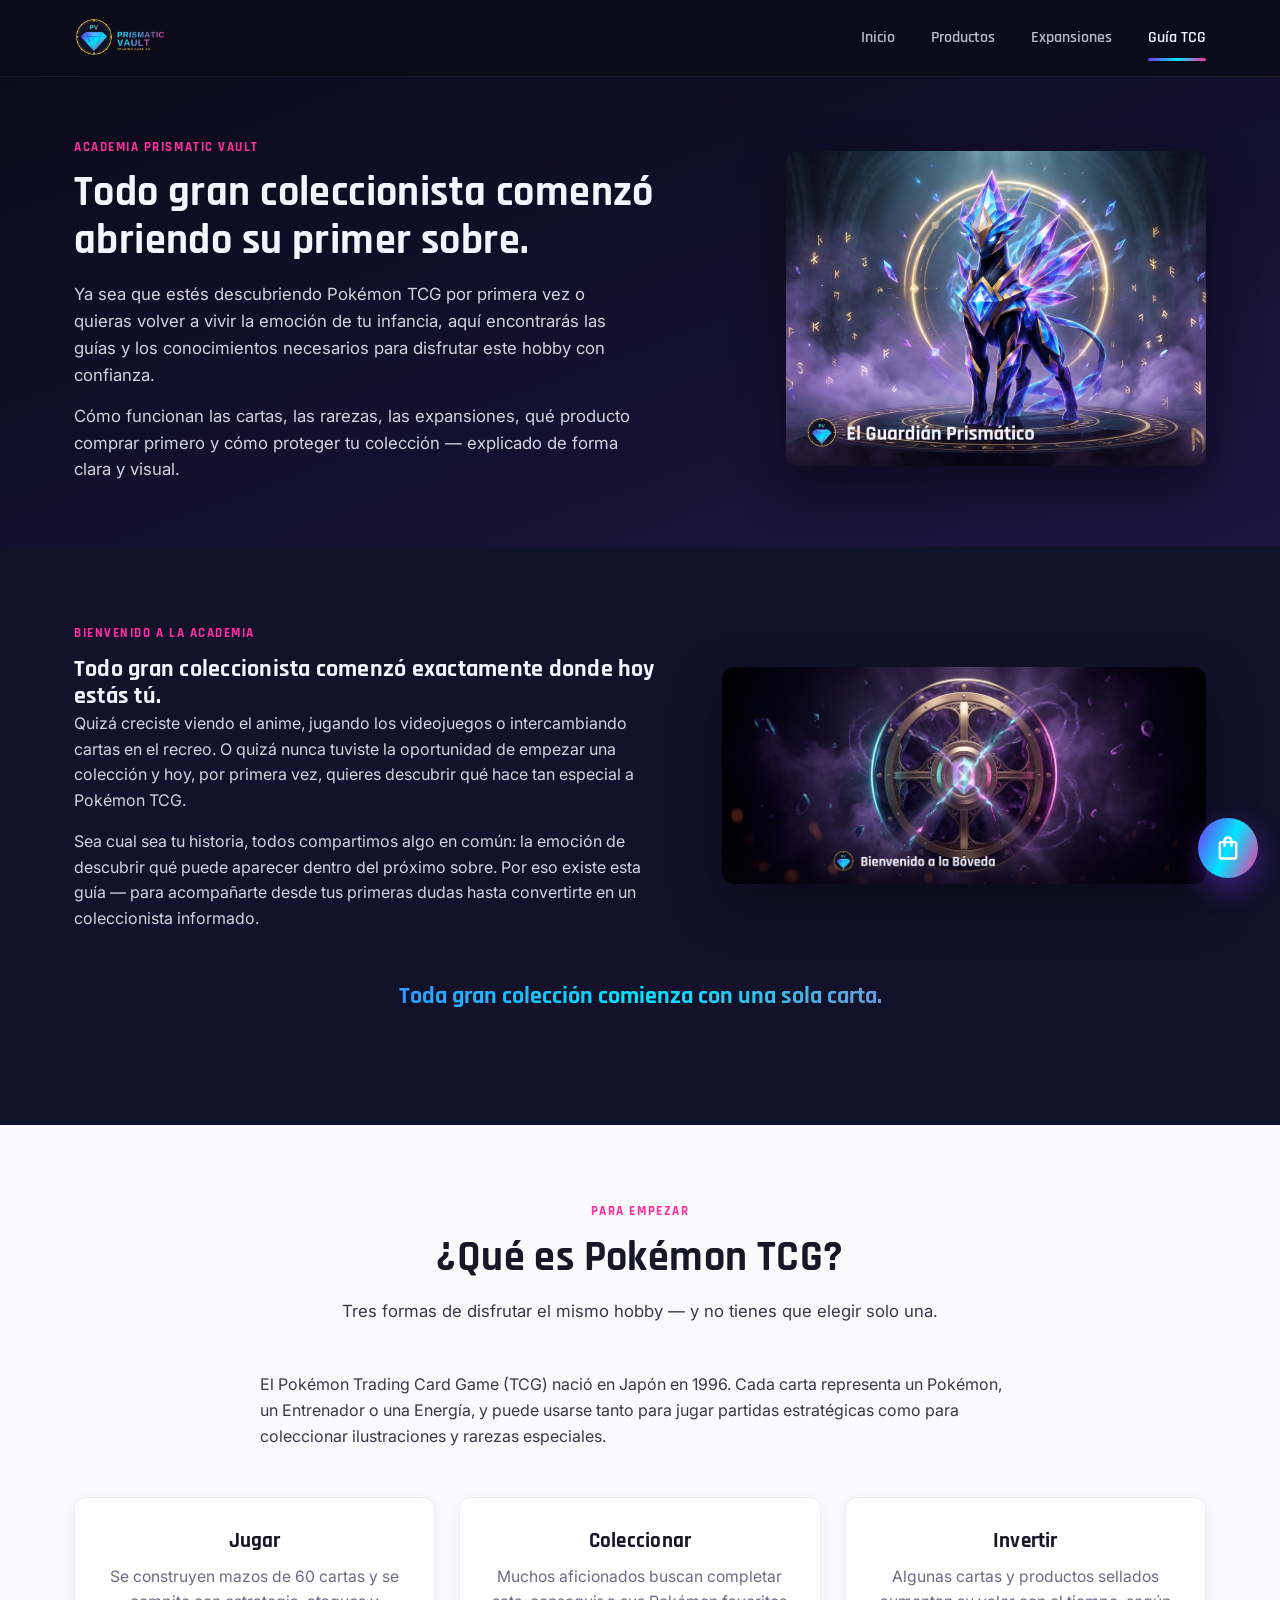
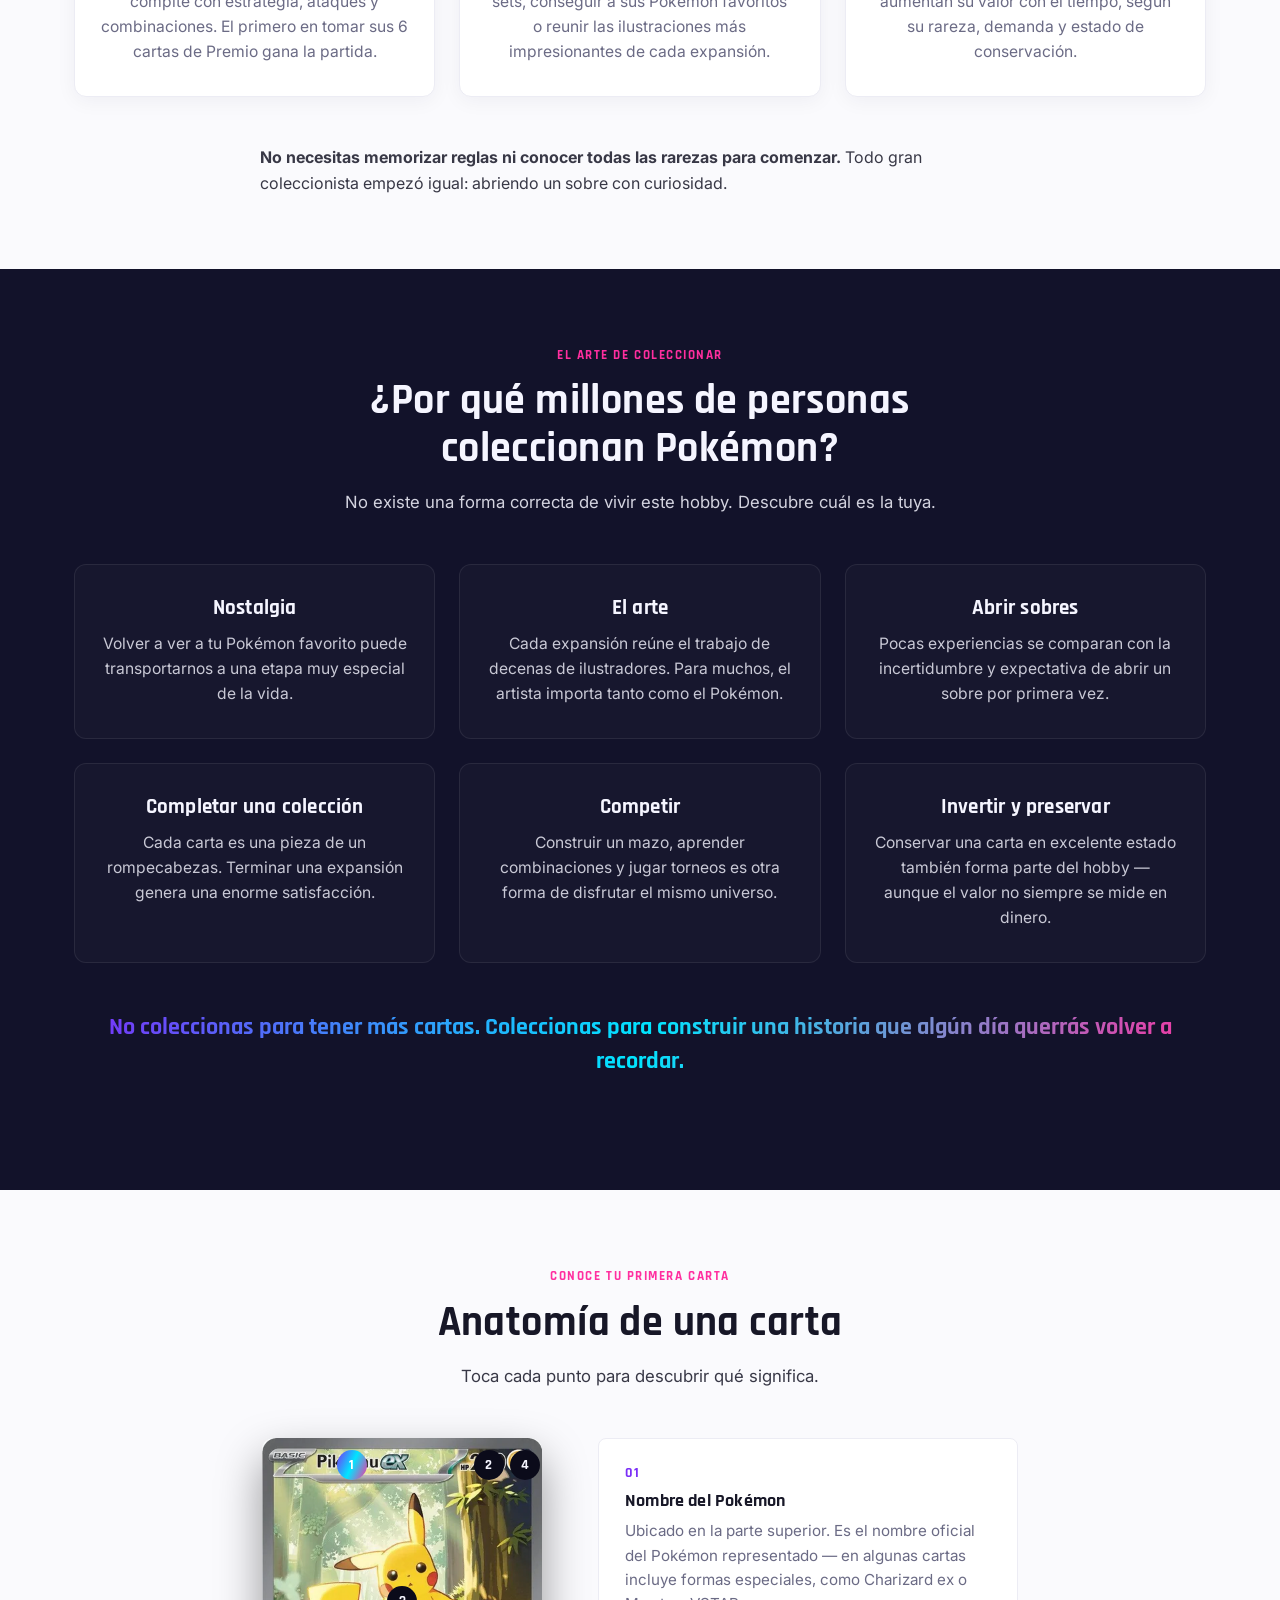
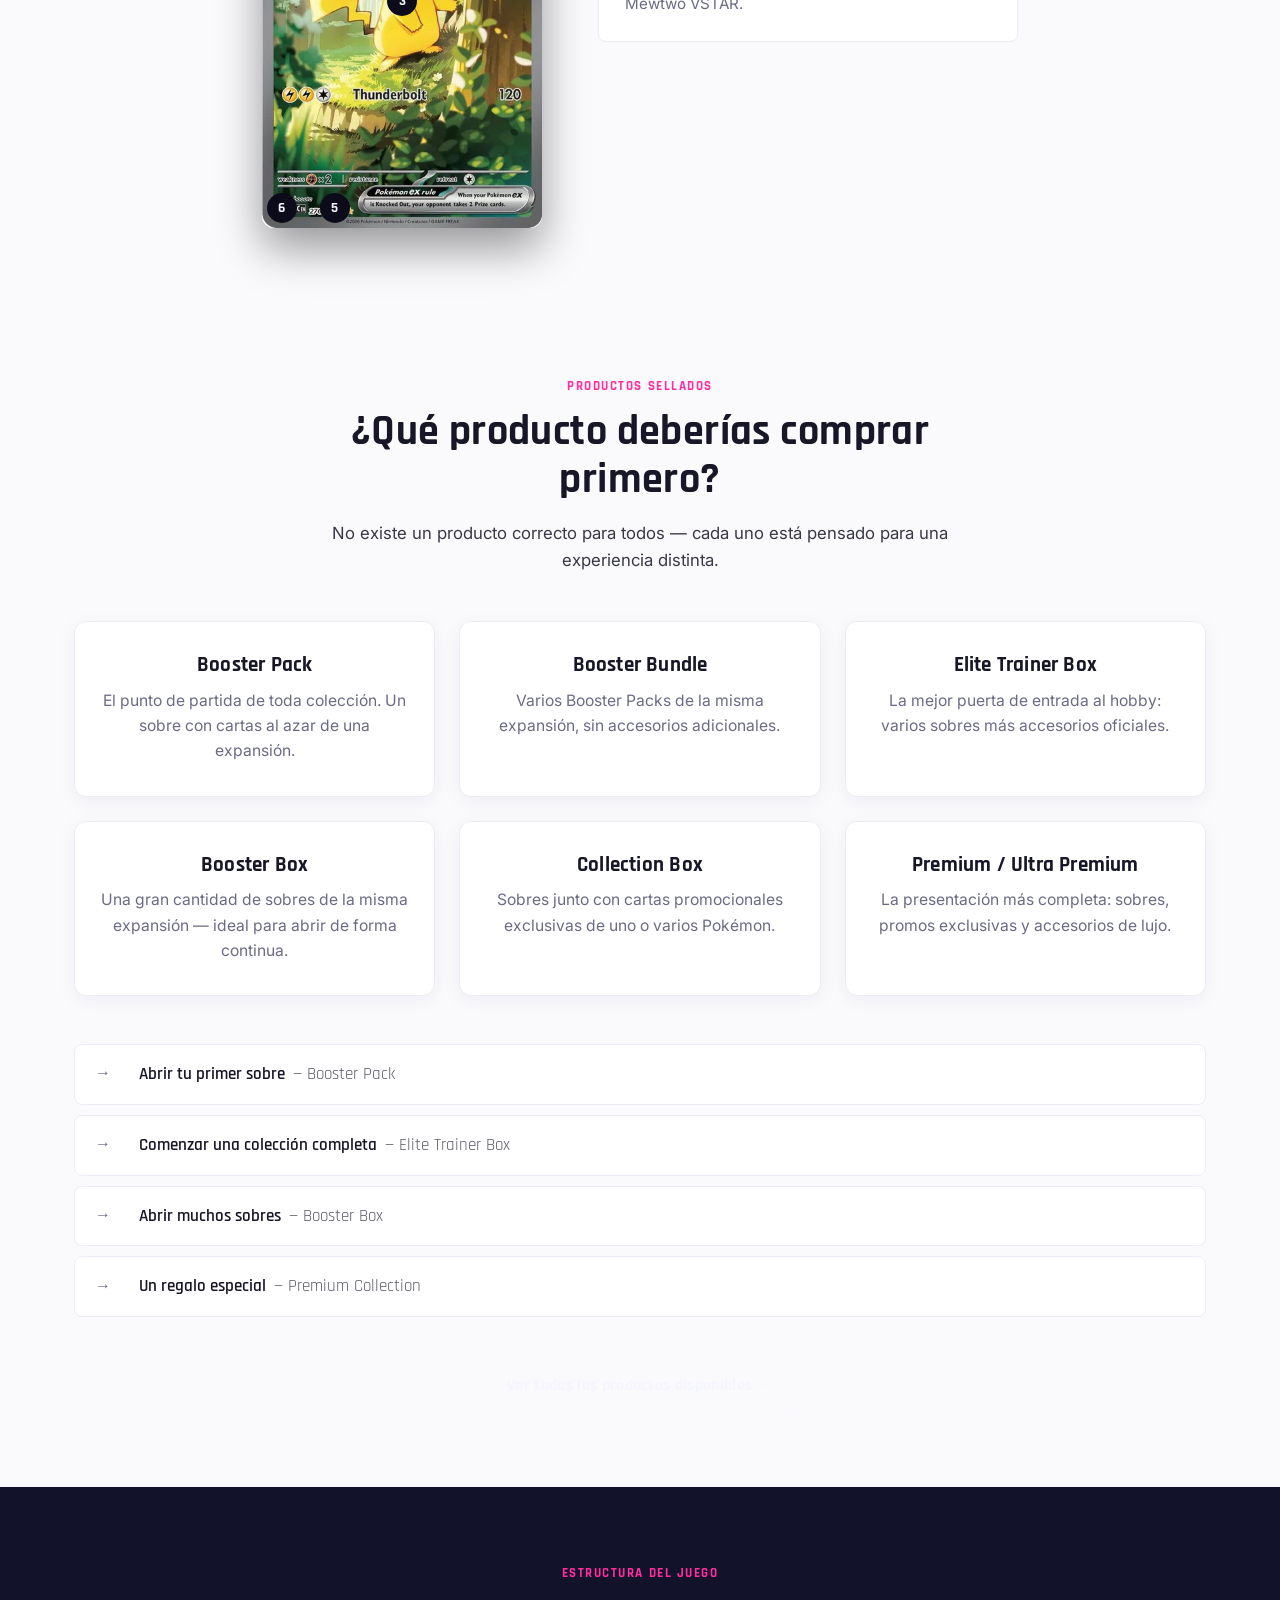
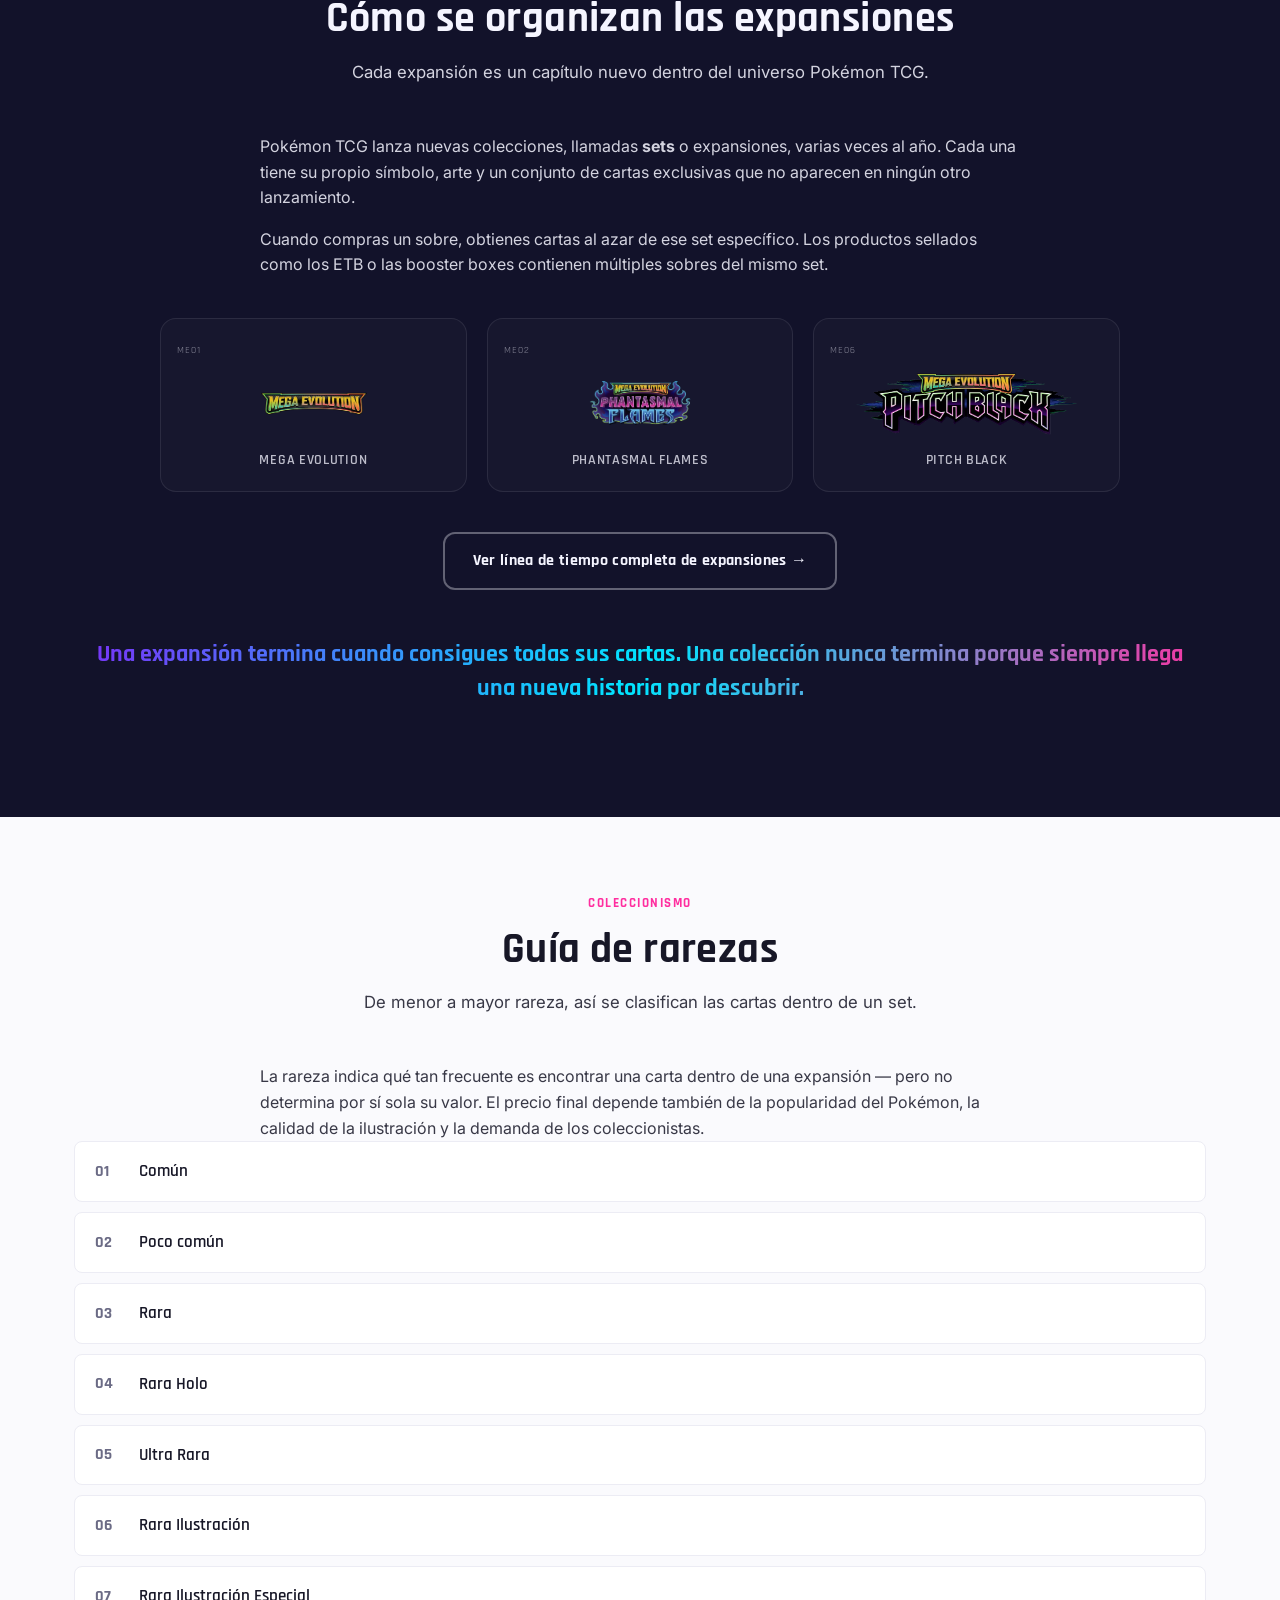
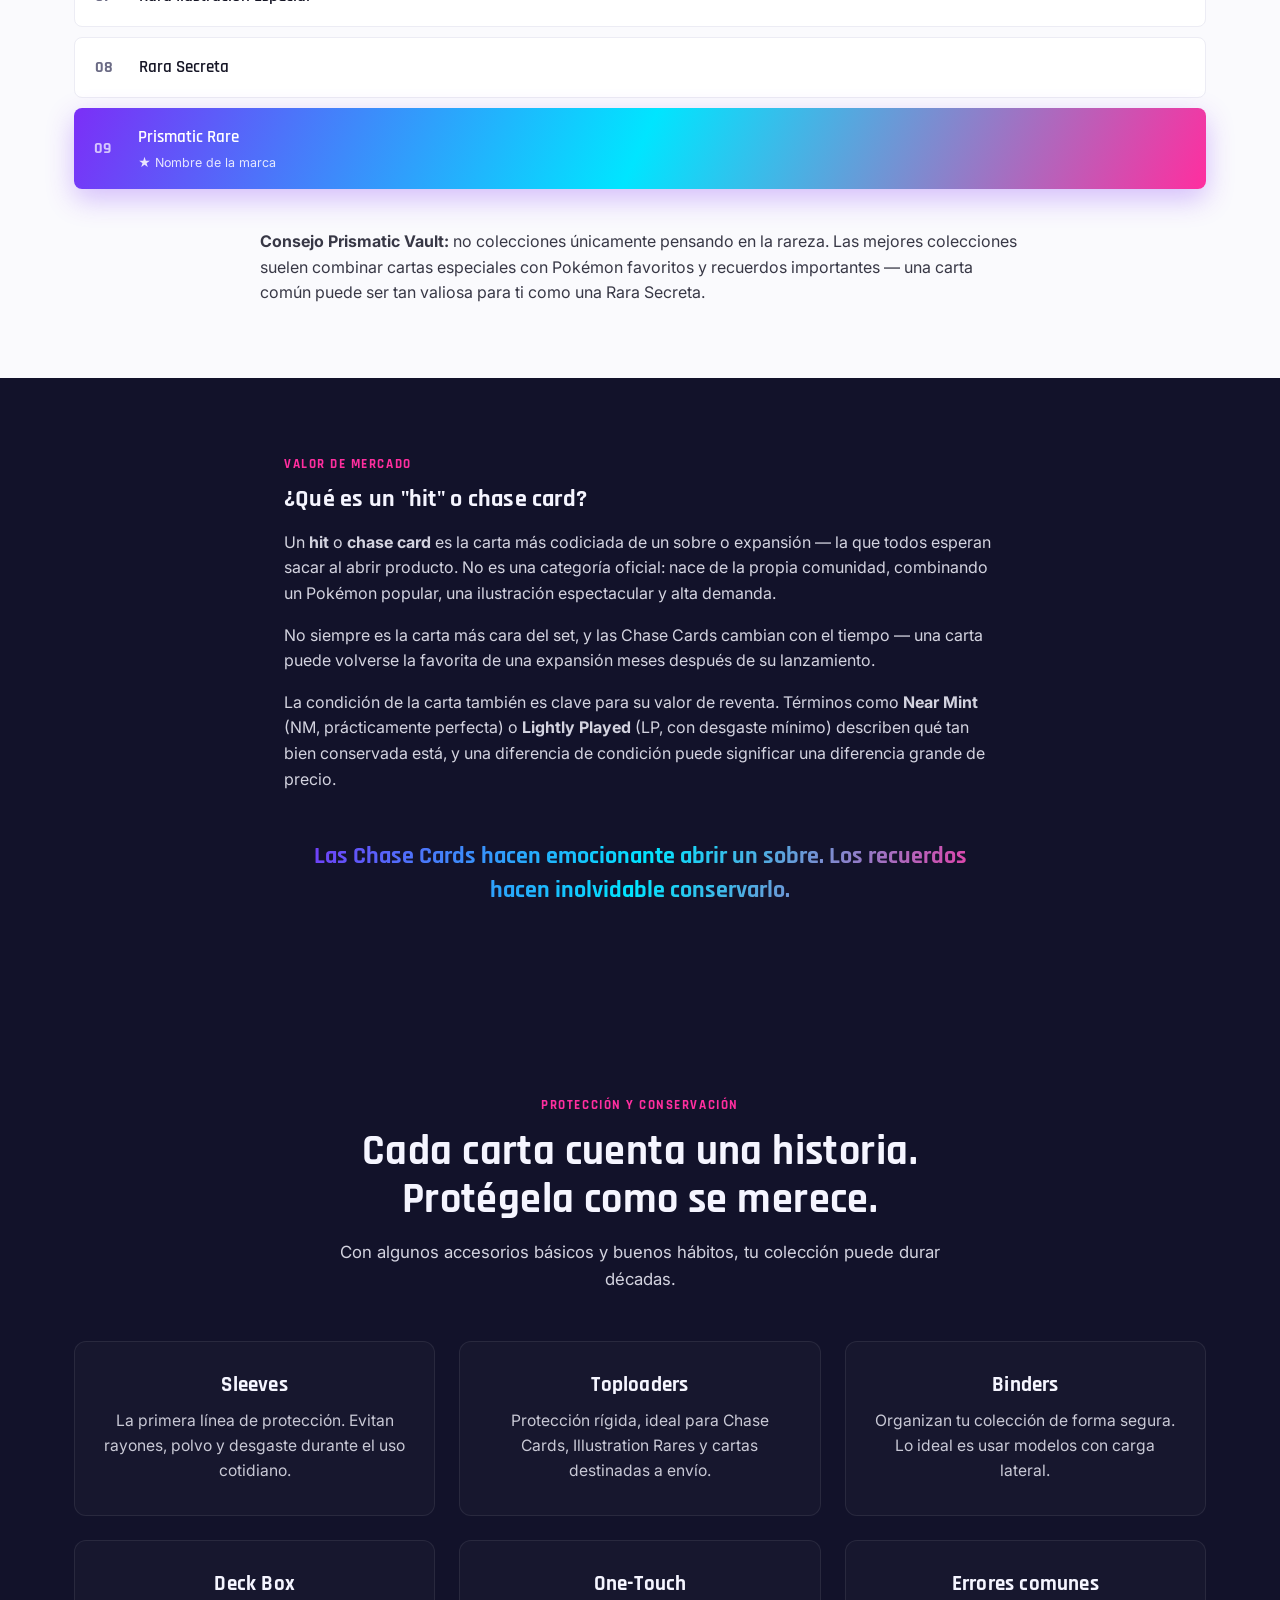
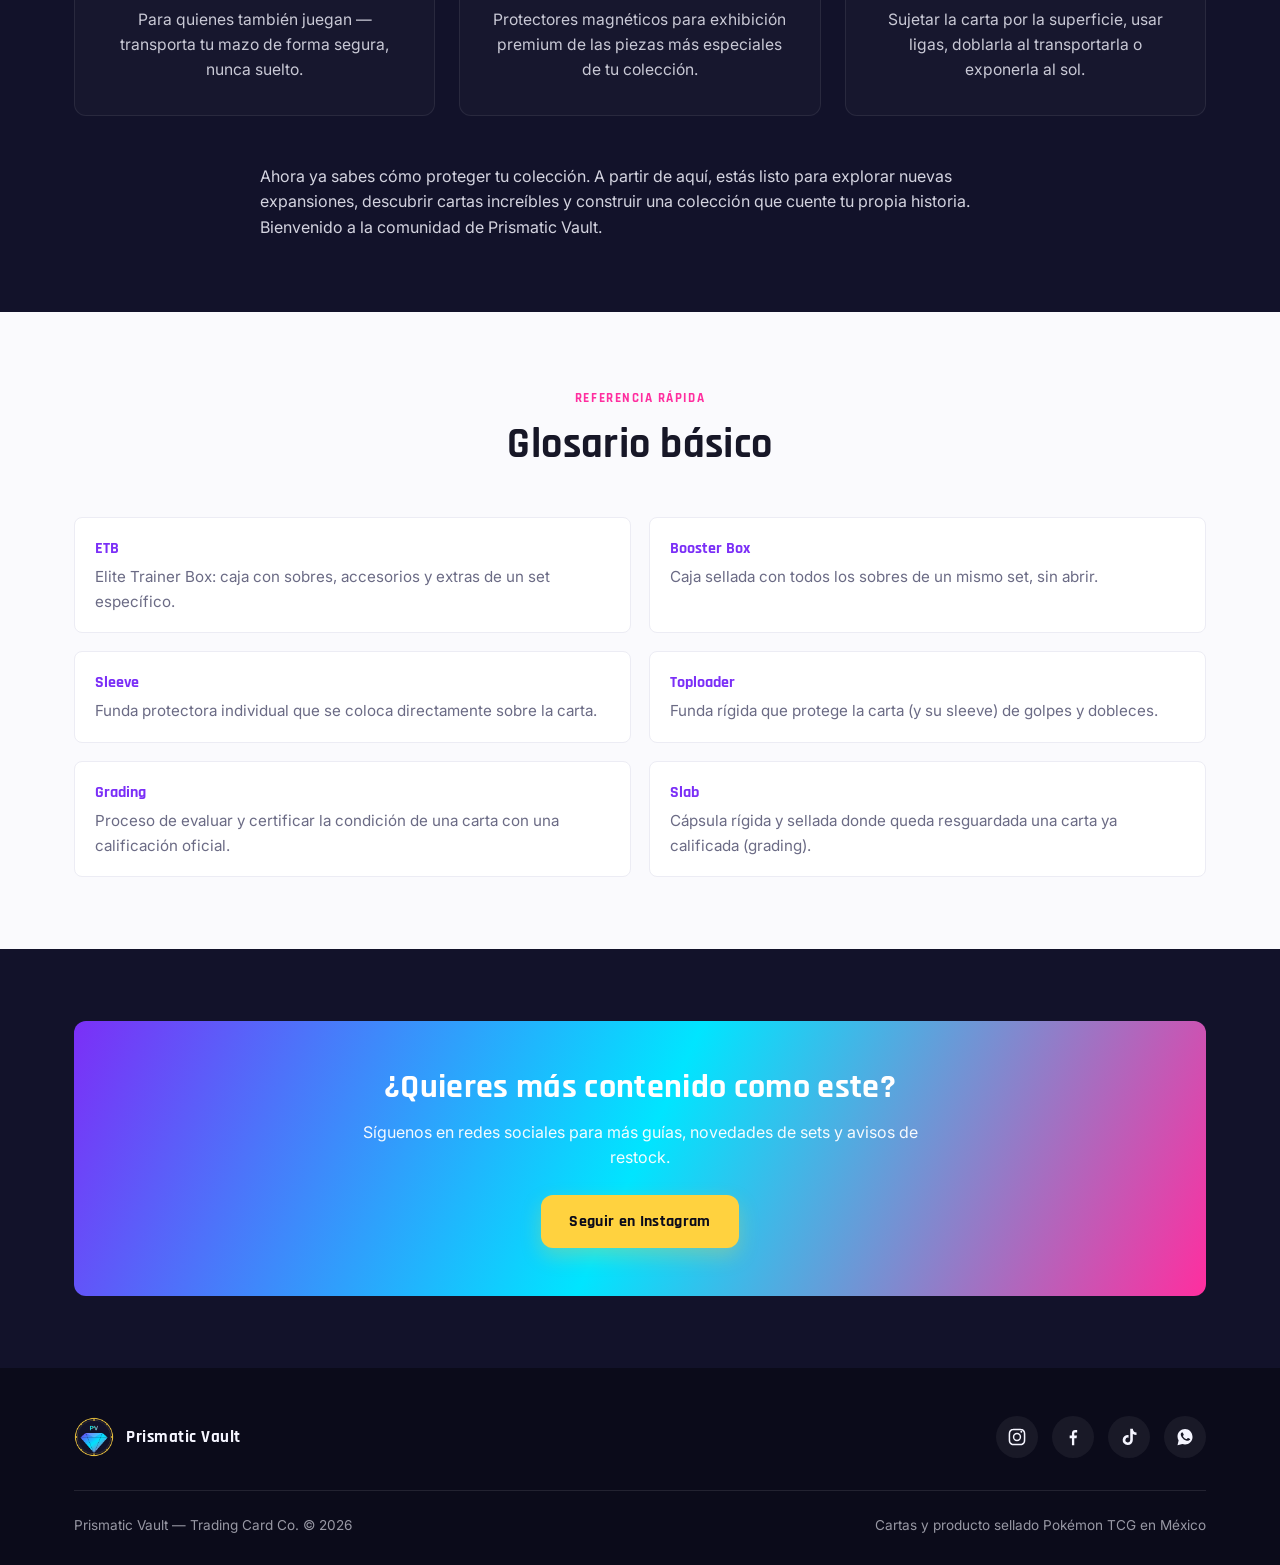
<file: guia-tcg.html>
<!DOCTYPE html>
<html lang="es-MX">
<head>
<meta charset="UTF-8">
<meta name="viewport" content="width=device-width, initial-scale=1.0">
<title>Guía Pokémon TCG: Cómo Empezar, Productos, Rarezas y Chase Cards | Prismatic Vault</title>
<meta name="description" content="La guía completa para entender el Pokémon TCG en español: qué es, cómo leer una carta, qué producto comprar primero, expansiones, rarezas, chase cards y cómo proteger tu colección.">
<link rel="canonical" href="https://prismaticvaulttcg.com/guia-tcg.html">
<meta property="og:title" content="Guía Pokémon TCG | Prismatic Vault">
<meta property="og:description" content="Todo lo que necesitas para empezar o mejorar tu colección de Pokémon TCG, explicado de forma simple.">
<meta property="og:image" content="assets/brand/prismatic_vault_banner.png">
<meta property="og:type" content="article">
<link rel="icon" type="image/png" href="assets/brand/prismatic_vault_icon.png">
<link rel="preconnect" href="https://fonts.googleapis.com">
<link rel="preconnect" href="https://fonts.gstatic.com" crossorigin>
<link href="https://fonts.googleapis.com/css2?family=Rajdhani:wght@600;700&family=Inter:wght@400;500;600&display=swap" rel="stylesheet">
<link rel="stylesheet" href="css/style.css?v=20260810b">
</head>
<body>

<header class="site-header">
  <div class="container">
    <a href="index.html" class="brand-logo">
      <img src="assets/brand/prismatic_vault_logo.png" alt="Prismatic Vault — Trading Card Co.">
    </a>
    <nav class="main-nav">
      <a href="index.html">Inicio</a>
      <a href="productos.html">Productos</a>
      <a href="expansiones.html">Expansiones</a>
      <a href="guia-tcg.html" aria-current="page">Guía TCG</a>
    </nav>
    <button class="hamburger" aria-label="Abrir menú" aria-expanded="false">
      <span></span><span></span><span></span>
    </button>
  </div>
</header>

<main>

  <!-- HERO -->
  <section class="page-hero page-hero--split">
    <div class="container">
      <div class="hero-copy">
        <span class="eyebrow">Academia Prismatic Vault</span>
        <h1>Todo gran coleccionista comenzó abriendo su primer sobre.</h1>
        <p>Ya sea que estés descubriendo Pokémon TCG por primera vez o quieras volver a vivir la emoción de tu infancia, aquí encontrarás las guías y los conocimientos necesarios para disfrutar este hobby con confianza.</p>
        <p>Cómo funcionan las cartas, las rarezas, las expansiones, qué producto comprar primero y cómo proteger tu colección — explicado de forma clara y visual.</p>
      </div>
      <div class="hero-visual">
        <img src="assets/banners/08-el-guardian-prismatico.jpg" alt="El Guardián Prismático, mascota de Prismatic Vault" loading="eager">
      </div>
    </div>
  </section>

  <!-- BIENVENIDO COLECCIONISTA -->
  <section class="section section--dark guide-section">
    <div class="container">
      <div class="welcome-grid">
        <div class="welcome-copy">
          <span class="eyebrow">Bienvenido a la Academia</span>
          <h2>Todo gran coleccionista comenzó exactamente donde hoy estás tú.</h2>
          <p>Quizá creciste viendo el anime, jugando los videojuegos o intercambiando cartas en el recreo. O quizá nunca tuviste la oportunidad de empezar una colección y hoy, por primera vez, quieres descubrir qué hace tan especial a Pokémon TCG.</p>
          <p>Sea cual sea tu historia, todos compartimos algo en común: la emoción de descubrir qué puede aparecer dentro del próximo sobre. Por eso existe esta guía — para acompañarte desde tus primeras dudas hasta convertirte en un coleccionista informado.</p>
        </div>
        <div class="welcome-visual">
          <img src="assets/banners/01-bienvenido-a-la-boveda.jpg" alt="Bienvenido a la Bóveda Prismática" loading="lazy">
        </div>
      </div>
      <blockquote class="story-quote">Toda gran colección comienza con una sola carta.</blockquote>
    </div>
  </section>

  <!-- QUÉ ES EL TCG -->
  <section class="section section--light guide-section">
    <div class="container">
      <div class="section-header">
        <span class="eyebrow">Para empezar</span>
        <h2 class="section-title">¿Qué es Pokémon TCG?</h2>
        <p class="section-subtitle" style="margin:0 auto;">Tres formas de disfrutar el mismo hobby — y no tienes que elegir solo una.</p>
      </div>
      <div class="prose">
        <p>El Pokémon Trading Card Game (TCG) nació en Japón en 1996. Cada carta representa un Pokémon, un Entrenador o una Energía, y puede usarse tanto para jugar partidas estratégicas como para coleccionar ilustraciones y rarezas especiales.</p>
      </div>
      <div class="grid grid--3" style="margin-top:48px;">
        <div class="card card--light">
          <h3>Jugar</h3>
          <p>Se construyen mazos de 60 cartas y se compite con estrategia, ataques y combinaciones. El primero en tomar sus 6 cartas de Premio gana la partida.</p>
        </div>
        <div class="card card--light">
          <h3>Coleccionar</h3>
          <p>Muchos aficionados buscan completar sets, conseguir a sus Pokémon favoritos o reunir las ilustraciones más impresionantes de cada expansión.</p>
        </div>
        <div class="card card--light">
          <h3>Invertir</h3>
          <p>Algunas cartas y productos sellados aumentan su valor con el tiempo, según su rareza, demanda y estado de conservación.</p>
        </div>
      </div>
      <div class="prose" style="margin-top:48px;">
        <p><strong>No necesitas memorizar reglas ni conocer todas las rarezas para comenzar.</strong> Todo gran coleccionista empezó igual: abriendo un sobre con curiosidad.</p>
      </div>
    </div>
  </section>

  <!-- POR QUÉ COLECCIONAMOS -->
  <section class="section section--dark guide-section">
    <div class="container">
      <div class="section-header">
        <span class="eyebrow">El arte de Coleccionar</span>
        <h2 class="section-title">¿Por qué millones de personas coleccionan Pokémon?</h2>
        <p class="section-subtitle" style="margin:0 auto;">No existe una forma correcta de vivir este hobby. Descubre cuál es la tuya.</p>
      </div>
      <div class="grid grid--3">
        <div class="card">
          <h3>Nostalgia</h3>
          <p>Volver a ver a tu Pokémon favorito puede transportarnos a una etapa muy especial de la vida.</p>
        </div>
        <div class="card">
          <h3>El arte</h3>
          <p>Cada expansión reúne el trabajo de decenas de ilustradores. Para muchos, el artista importa tanto como el Pokémon.</p>
        </div>
        <div class="card">
          <h3>Abrir sobres</h3>
          <p>Pocas experiencias se comparan con la incertidumbre y expectativa de abrir un sobre por primera vez.</p>
        </div>
        <div class="card">
          <h3>Completar una colección</h3>
          <p>Cada carta es una pieza de un rompecabezas. Terminar una expansión genera una enorme satisfacción.</p>
        </div>
        <div class="card">
          <h3>Competir</h3>
          <p>Construir un mazo, aprender combinaciones y jugar torneos es otra forma de disfrutar el mismo universo.</p>
        </div>
        <div class="card">
          <h3>Invertir y preservar</h3>
          <p>Conservar una carta en excelente estado también forma parte del hobby — aunque el valor no siempre se mide en dinero.</p>
        </div>
      </div>
      <blockquote class="story-quote">No coleccionas para tener más cartas. Coleccionas para construir una historia que algún día querrás volver a recordar.</blockquote>
    </div>
  </section>

  <!-- ANATOMÍA DE UNA CARTA -->
  <section class="section section--light guide-section">
    <div class="container">
      <div class="section-header">
        <span class="eyebrow">Conoce tu primera carta</span>
        <h2 class="section-title">Anatomía de una carta</h2>
        <p class="section-subtitle" style="margin:0 auto;">Toca cada punto para descubrir qué significa.</p>
      </div>

      <div class="anatomy-wrap">
        <div class="anatomy-card">
          <img src="assets/chase-cards/chase-16.webp" alt="Carta de Pikachu ex, usada como ejemplo para señalar las partes de una carta Pokémon">

          <button class="hotspot is-active" type="button" data-hotspot="1" style="left:32%; top:7%;" aria-label="1. Nombre del Pokémon">1</button>
          <button class="hotspot" type="button" data-hotspot="2" style="left:81%; top:7%;" aria-label="2. PS, puntos de salud">2</button>
          <button class="hotspot" type="button" data-hotspot="3" style="left:50%; top:42%;" aria-label="3. Ilustración">3</button>
          <button class="hotspot" type="button" data-hotspot="4" style="left:94%; top:7%;" aria-label="4. Tipo del Pokémon">4</button>
          <button class="hotspot" type="button" data-hotspot="5" style="left:26%; top:95%;" aria-label="5. Número de colección">5</button>
          <button class="hotspot" type="button" data-hotspot="6" style="left:7%; top:95%;" aria-label="6. Símbolo de expansión">6</button>
        </div>

        <div class="anatomy-panels">
          <div class="anatomy-panel is-active" data-hotspot-panel="1">
            <span class="anatomy-panel-index">01</span>
            <h3>Nombre del Pokémon</h3>
            <p>Ubicado en la parte superior. Es el nombre oficial del Pokémon representado — en algunas cartas incluye formas especiales, como Charizard ex o Mewtwo VSTAR.</p>
          </div>
          <div class="anatomy-panel" data-hotspot-panel="2">
            <span class="anatomy-panel-index">02</span>
            <h3>PS (puntos de salud)</h3>
            <p>También conocidos como HP. Indican la resistencia del Pokémon dentro del juego, y muchos coleccionistas los usan para reconocer distintas versiones de una misma carta.</p>
          </div>
          <div class="anatomy-panel" data-hotspot-panel="3">
            <span class="anatomy-panel-index">03</span>
            <h3>Ilustración</h3>
            <p>El corazón de la carta. Cada ilustración es creada por artistas oficiales, y en muchas ocasiones es el principal motivo por el que una carta se vuelve altamente deseada.</p>
          </div>
          <div class="anatomy-panel" data-hotspot-panel="4">
            <span class="anatomy-panel-index">04</span>
            <h3>Tipo del Pokémon</h3>
            <p>Representado con un pequeño símbolo (Fuego, Agua, Psíquico, etc.). Cada tipo tiene identidad propia e influye en el diseño visual de la carta.</p>
          </div>
          <div class="anatomy-panel" data-hotspot-panel="5">
            <span class="anatomy-panel-index">05</span>
            <h3>Número de colección</h3>
            <p>Uno de los datos favoritos de los coleccionistas. Un formato como 056/091 indica que la carta es la número 56 de un set de 91 cartas base.</p>
          </div>
          <div class="anatomy-panel" data-hotspot-panel="6">
            <span class="anatomy-panel-index">06</span>
            <h3>Símbolo de expansión</h3>
            <p>Permite identificar rápidamente a qué colección pertenece la carta — un detalle clave para entender cómo funcionan los sets.</p>
          </div>
        </div>
      </div>
    </div>
  </section>

  <!-- PRODUCTOS -->
  <section class="section section--light guide-section">
    <div class="container">
      <div class="section-header">
        <span class="eyebrow">Productos sellados</span>
        <h2 class="section-title">¿Qué producto deberías comprar primero?</h2>
        <p class="section-subtitle" style="margin:0 auto;">No existe un producto correcto para todos — cada uno está pensado para una experiencia distinta.</p>
      </div>
      <div class="grid grid--3">
        <div class="card card--light">
          <h3>Booster Pack</h3>
          <p>El punto de partida de toda colección. Un sobre con cartas al azar de una expansión.</p>
        </div>
        <div class="card card--light">
          <h3>Booster Bundle</h3>
          <p>Varios Booster Packs de la misma expansión, sin accesorios adicionales.</p>
        </div>
        <div class="card card--light">
          <h3>Elite Trainer Box</h3>
          <p>La mejor puerta de entrada al hobby: varios sobres más accesorios oficiales.</p>
        </div>
        <div class="card card--light">
          <h3>Booster Box</h3>
          <p>Una gran cantidad de sobres de la misma expansión — ideal para abrir de forma continua.</p>
        </div>
        <div class="card card--light">
          <h3>Collection Box</h3>
          <p>Sobres junto con cartas promocionales exclusivas de uno o varios Pokémon.</p>
        </div>
        <div class="card card--light">
          <h3>Premium / Ultra Premium</h3>
          <p>La presentación más completa: sobres, promos exclusivas y accesorios de lujo.</p>
        </div>
      </div>

      <div class="rarity-list" style="margin-top:48px;">
        <div class="rarity-row"><span class="rarity-index">→</span><span class="rarity-name">Abrir tu primer sobre&nbsp; <span style="font-weight:400;opacity:.7;">— Booster Pack</span></span></div>
        <div class="rarity-row"><span class="rarity-index">→</span><span class="rarity-name">Comenzar una colección completa&nbsp; <span style="font-weight:400;opacity:.7;">— Elite Trainer Box</span></span></div>
        <div class="rarity-row"><span class="rarity-index">→</span><span class="rarity-name">Abrir muchos sobres&nbsp; <span style="font-weight:400;opacity:.7;">— Booster Box</span></span></div>
        <div class="rarity-row"><span class="rarity-index">→</span><span class="rarity-name">Un regalo especial&nbsp; <span style="font-weight:400;opacity:.7;">— Premium Collection</span></span></div>
      </div>

      <p class="guide-more"><a href="productos.html" class="btn btn-outline">Ver todos los productos disponibles →</a></p>
    </div>
  </section>

  <!-- EXPANSIONES -->
  <section class="section section--dark guide-section">
    <div class="container">
      <div class="section-header">
        <span class="eyebrow">Estructura del juego</span>
        <h2 class="section-title">Cómo se organizan las expansiones</h2>
        <p class="section-subtitle" style="margin:0 auto;">Cada expansión es un capítulo nuevo dentro del universo Pokémon TCG.</p>
      </div>
      <div class="prose">
        <p>Pokémon TCG lanza nuevas colecciones, llamadas <strong>sets</strong> o expansiones, varias veces al año. Cada una tiene su propio símbolo, arte y un conjunto de cartas exclusivas que no aparecen en ningún otro lanzamiento.</p>
        <p>Cuando compras un sobre, obtienes cartas al azar de ese set específico. Los productos sellados como los ETB o las booster boxes contienen múltiples sobres del mismo set.</p>
      </div>

      <div class="set-grid" style="margin-top:40px;">
        <div class="set-tile" style="--set-glow: var(--cyan);">
          <div class="set-code">ME01</div>
          <div class="set-logo"><img src="assets/expansiones/mega-evolution.webp" alt="Mega Evolution" loading="lazy"></div>
          <div class="set-name">Mega Evolution</div>
        </div>
        <div class="set-tile" style="--set-glow: var(--magenta);">
          <div class="set-code">ME02</div>
          <div class="set-logo"><img src="assets/expansiones/phantasmal-flames.webp" alt="Phantasmal Flames" loading="lazy"></div>
          <div class="set-name">Phantasmal Flames</div>
        </div>
        <div class="set-tile" style="--set-glow: var(--gold);">
          <div class="set-code">ME06</div>
          <div class="set-logo"><img src="assets/expansiones/pitch-black.webp" alt="Pitch Black" loading="lazy"></div>
          <div class="set-name">Pitch Black</div>
        </div>
      </div>

      <p class="guide-more"><a href="expansiones.html" class="btn btn-outline">Ver línea de tiempo completa de expansiones →</a></p>

      <blockquote class="story-quote">Una expansión termina cuando consigues todas sus cartas. Una colección nunca termina porque siempre llega una nueva historia por descubrir.</blockquote>
    </div>
  </section>

  <!-- RAREZAS -->
  <section class="section section--light guide-section">
    <div class="container">
      <div class="section-header">
        <span class="eyebrow">Coleccionismo</span>
        <h2 class="section-title">Guía de rarezas</h2>
        <p class="section-subtitle" style="margin:0 auto;">De menor a mayor rareza, así se clasifican las cartas dentro de un set.</p>
      </div>
      <div class="prose">
        <p>La rareza indica qué tan frecuente es encontrar una carta dentro de una expansión — pero no determina por sí sola su valor. El precio final depende también de la popularidad del Pokémon, la calidad de la ilustración y la demanda de los coleccionistas.</p>
      </div>
      <div class="rarity-list">
        <div class="rarity-row"><span class="rarity-index">01</span><span class="rarity-name">Común</span></div>
        <div class="rarity-row"><span class="rarity-index">02</span><span class="rarity-name">Poco común</span></div>
        <div class="rarity-row"><span class="rarity-index">03</span><span class="rarity-name">Rara</span></div>
        <div class="rarity-row"><span class="rarity-index">04</span><span class="rarity-name">Rara Holo</span></div>
        <div class="rarity-row"><span class="rarity-index">05</span><span class="rarity-name">Ultra Rara</span></div>
        <div class="rarity-row"><span class="rarity-index">06</span><span class="rarity-name">Rara Ilustración</span></div>
        <div class="rarity-row"><span class="rarity-index">07</span><span class="rarity-name">Rara Ilustración Especial</span></div>
        <div class="rarity-row"><span class="rarity-index">08</span><span class="rarity-name">Rara Secreta</span></div>
        <div class="rarity-row is-prismatic"><span class="rarity-index">09</span><span class="rarity-name">Prismatic Rare</span></div>
      </div>
      <div class="prose" style="margin-top:40px;">
        <p><strong>Consejo Prismatic Vault:</strong> no colecciones únicamente pensando en la rareza. Las mejores colecciones suelen combinar cartas especiales con Pokémon favoritos y recuerdos importantes — una carta común puede ser tan valiosa para ti como una Rara Secreta.</p>
      </div>
    </div>
  </section>

  <!-- CHASE CARD -->
  <section class="section section--dark guide-section">
    <div class="container prose">
      <span class="eyebrow">Valor de mercado</span>
      <h2>¿Qué es un "hit" o chase card?</h2>
      <p>Un <strong>hit</strong> o <strong>chase card</strong> es la carta más codiciada de un sobre o expansión — la que todos esperan sacar al abrir producto. No es una categoría oficial: nace de la propia comunidad, combinando un Pokémon popular, una ilustración espectacular y alta demanda.</p>
      <p>No siempre es la carta más cara del set, y las Chase Cards cambian con el tiempo — una carta puede volverse la favorita de una expansión meses después de su lanzamiento.</p>
      <p>La condición de la carta también es clave para su valor de reventa. Términos como <strong>Near Mint</strong> (NM, prácticamente perfecta) o <strong>Lightly Played</strong> (LP, con desgaste mínimo) describen qué tan bien conservada está, y una diferencia de condición puede significar una diferencia grande de precio.</p>
      <blockquote class="story-quote">Las Chase Cards hacen emocionante abrir un sobre. Los recuerdos hacen inolvidable conservarlo.</blockquote>
    </div>
  </section>

  <!-- PROTECCIÓN -->
  <section class="section section--dark guide-section">
    <div class="container">
      <div class="section-header">
        <span class="eyebrow">Protección y conservación</span>
        <h2 class="section-title">Cada carta cuenta una historia. Protégela como se merece.</h2>
        <p class="section-subtitle" style="margin:0 auto;">Con algunos accesorios básicos y buenos hábitos, tu colección puede durar décadas.</p>
      </div>
      <div class="grid grid--3">
        <div class="card">
          <h3>Sleeves</h3>
          <p>La primera línea de protección. Evitan rayones, polvo y desgaste durante el uso cotidiano.</p>
        </div>
        <div class="card">
          <h3>Toploaders</h3>
          <p>Protección rígida, ideal para Chase Cards, Illustration Rares y cartas destinadas a envío.</p>
        </div>
        <div class="card">
          <h3>Binders</h3>
          <p>Organizan tu colección de forma segura. Lo ideal es usar modelos con carga lateral.</p>
        </div>
        <div class="card">
          <h3>Deck Box</h3>
          <p>Para quienes también juegan — transporta tu mazo de forma segura, nunca suelto.</p>
        </div>
        <div class="card">
          <h3>One-Touch</h3>
          <p>Protectores magnéticos para exhibición premium de las piezas más especiales de tu colección.</p>
        </div>
        <div class="card">
          <h3>Errores comunes</h3>
          <p>Sujetar la carta por la superficie, usar ligas, doblarla al transportarla o exponerla al sol.</p>
        </div>
      </div>
      <div class="prose" style="margin-top:48px;">
        <p>Ahora ya sabes cómo proteger tu colección. A partir de aquí, estás listo para explorar nuevas expansiones, descubrir cartas increíbles y construir una colección que cuente tu propia historia. Bienvenido a la comunidad de Prismatic Vault.</p>
      </div>
    </div>
  </section>

  <!-- GLOSARIO -->
  <section class="section section--light guide-section">
    <div class="container">
      <div class="section-header">
        <span class="eyebrow">Referencia rápida</span>
        <h2 class="section-title">Glosario básico</h2>
      </div>
      <dl class="glossary-grid">
        <div class="glossary-item">
          <dt>ETB</dt>
          <dd>Elite Trainer Box: caja con sobres, accesorios y extras de un set específico.</dd>
        </div>
        <div class="glossary-item">
          <dt>Booster Box</dt>
          <dd>Caja sellada con todos los sobres de un mismo set, sin abrir.</dd>
        </div>
        <div class="glossary-item">
          <dt>Sleeve</dt>
          <dd>Funda protectora individual que se coloca directamente sobre la carta.</dd>
        </div>
        <div class="glossary-item">
          <dt>Toploader</dt>
          <dd>Funda rígida que protege la carta (y su sleeve) de golpes y dobleces.</dd>
        </div>
        <div class="glossary-item">
          <dt>Grading</dt>
          <dd>Proceso de evaluar y certificar la condición de una carta con una calificación oficial.</dd>
        </div>
        <div class="glossary-item">
          <dt>Slab</dt>
          <dd>Cápsula rígida y sellada donde queda resguardada una carta ya calificada (grading).</dd>
        </div>
      </dl>
    </div>
  </section>

  <!-- CTA FINAL -->
  <section class="section section--dark">
    <div class="container">
      <div class="callout">
        <h2>¿Quieres más contenido como este?</h2>
        <p>Síguenos en redes sociales para más guías, novedades de sets y avisos de restock.</p>
        <a href="https://www.instagram.com/prismaticvault.tcg/" class="btn btn-gold" target="_blank" rel="noopener">Seguir en Instagram</a>
      </div>
    </div>
  </section>

</main>

<footer class="site-footer">
  <div class="container">
    <div class="footer-top">
      <div class="footer-brand">
        <img src="assets/brand/prismatic_vault_icon.png" alt="Prismatic Vault">
        <span>Prismatic Vault</span>
      </div>
      <div class="footer-links">
        <a href="https://www.instagram.com/prismaticvault.tcg/" target="_blank" rel="noopener" aria-label="Instagram">
          <svg viewBox="0 0 24 24"><path d="M12 2c-2.72 0-3.06.01-4.12.06-1.06.05-1.79.22-2.43.47a4.92 4.92 0 0 0-1.78 1.16 4.92 4.92 0 0 0-1.16 1.78c-.25.64-.42 1.37-.47 2.43C2 8.94 2 9.28 2 12s.01 3.06.06 4.12c.05 1.06.22 1.79.47 2.43.26.66.6 1.22 1.16 1.78.56.56 1.12.9 1.78 1.16.64.25 1.37.42 2.43.47C8.94 22 9.28 22 12 22s3.06-.01 4.12-.06c1.06-.05 1.79-.22 2.43-.47a4.92 4.92 0 0 0 1.78-1.16 4.92 4.92 0 0 0 1.16-1.78c.25-.64.42-1.37.47-2.43.05-1.06.06-1.4.06-4.12s-.01-3.06-.06-4.12c-.05-1.06-.22-1.79-.47-2.43a4.92 4.92 0 0 0-1.16-1.78 4.92 4.92 0 0 0-1.78-1.16c-.64-.25-1.37-.42-2.43-.47C15.06 2.01 14.72 2 12 2zm0 1.8c2.67 0 2.99.01 4.04.06.98.04 1.5.21 1.85.34.47.18.8.4 1.15.75.35.35.57.68.75 1.15.13.36.3.87.34 1.85.05 1.05.06 1.37.06 4.04s-.01 2.99-.06 4.04c-.04.98-.21 1.5-.34 1.85-.18.47-.4.8-.75 1.15-.35.35-.68.57-1.15.75-.36.13-.87.3-1.85.34-1.05.05-1.37.06-4.04.06s-2.99-.01-4.04-.06c-.98-.04-1.5-.21-1.85-.34a3.1 3.1 0 0 1-1.15-.75 3.1 3.1 0 0 1-.75-1.15c-.13-.36-.3-.87-.34-1.85-.05-1.05-.06-1.37-.06-4.04s.01-2.99.06-4.04c.04-.98.21-1.5.34-1.85.18-.47.4-.8.75-1.15.35-.35.68-.57 1.15-.75.36-.13.87-.3 1.85-.34 1.05-.05 1.37-.06 4.04-.06zm0 3.2a5 5 0 1 0 0 10 5 5 0 0 0 0-10zm0 8.25a3.25 3.25 0 1 1 0-6.5 3.25 3.25 0 0 1 0 6.5zm5.2-8.45a1.17 1.17 0 1 1 0-2.34 1.17 1.17 0 0 1 0 2.34z"/></svg>
        </a>
        <a href="https://facebook.com/prismaticvault.tcg" target="_blank" rel="noopener" aria-label="Facebook">
          <svg viewBox="0 0 24 24"><path d="M13.5 22v-8.4h2.8l.42-3.28h-3.22V8.2c0-.95.26-1.6 1.63-1.6H17V3.7A21.8 21.8 0 0 0 14.6 3.6c-2.3 0-3.87 1.4-3.87 3.98v2.74H8v3.28h2.73V22h2.77z"/></svg>
        </a>
        <a href="https://vt.tiktok.com/ZSXAYgNUm/" target="_blank" rel="noopener" aria-label="TikTok">
          <svg viewBox="0 0 24 24"><path d="M16.6 2h-3.1v13.6a2.9 2.9 0 1 1-2.05-2.78V9.6a6.1 6.1 0 1 0 5.15 6.03V8.36a7.9 7.9 0 0 0 4.4 1.33V6.5a4.85 4.85 0 0 1-4.4-4.5z"/></svg>
        </a>
        <a href="https://wa.me/524494250223" target="_blank" rel="noopener" aria-label="WhatsApp">
          <svg viewBox="0 0 32 32"><path d="M16.02 3C9.4 3 4 8.4 4 15.02c0 2.34.65 4.52 1.78 6.38L4 29l7.78-1.74a12.9 12.9 0 0 0 4.24.72h.02c6.62 0 12.02-5.4 12.02-12.02C28 8.4 22.64 3 16.02 3zm7.05 17.2c-.3.86-1.7 1.64-2.35 1.74-.6.1-1.36.14-2.2-.14-.5-.16-1.15-.38-1.98-.74-3.48-1.5-5.75-5.02-5.93-5.26-.17-.24-1.42-1.9-1.42-3.62 0-1.72.9-2.56 1.22-2.9.32-.34.7-.42.94-.42h.68c.22 0 .5-.04.78.6.3.68 1 2.4 1.1 2.58.1.18.16.4.02.64-.14.24-.2.4-.4.62-.2.22-.42.5-.6.66-.2.2-.4.4-.18.78.22.38 1 1.66 2.16 2.7 1.48 1.32 2.74 1.74 3.12 1.94.38.2.6.16.82-.08.22-.24.94-1.08 1.2-1.46.26-.38.5-.3.84-.18.34.12 2.16 1.02 2.54 1.2.38.18.62.28.72.44.1.18.1.98-.2 1.84z"/></svg>
        </a>
      </div>
    </div>
    <div class="footer-bottom">
      <span>Prismatic Vault — Trading Card Co. © <span data-year>2026</span></span>
      <span>Cartas y producto sellado Pokémon TCG en México</span>
    </div>
  </div>
</footer>

<a href="https://tienda.prismaticvaulttcg.com" class="shop-float" aria-label="Ir a la tienda">
  <svg viewBox="0 0 24 24"><path d="M18 6h-2c0-2.21-1.79-4-4-4S8 3.79 8 6H6c-1.1 0-2 .9-2 2v12c0 1.1.9 2 2 2h12c1.1 0 2-.9 2-2V8c0-1.1-.9-2-2-2zm-6-2c1.1 0 2 .9 2 2h-4c0-1.1.9-2 2-2zm6 16H6V8h2v2c0 .55.45 1 1 1s1-.45 1-1V8h4v2c0 .55.45 1 1 1s1-.45 1-1V8h2v12z"/></svg>
</a>

<script src="js/main.js?v=20260726a"></script>
</body>
</html>
</file>
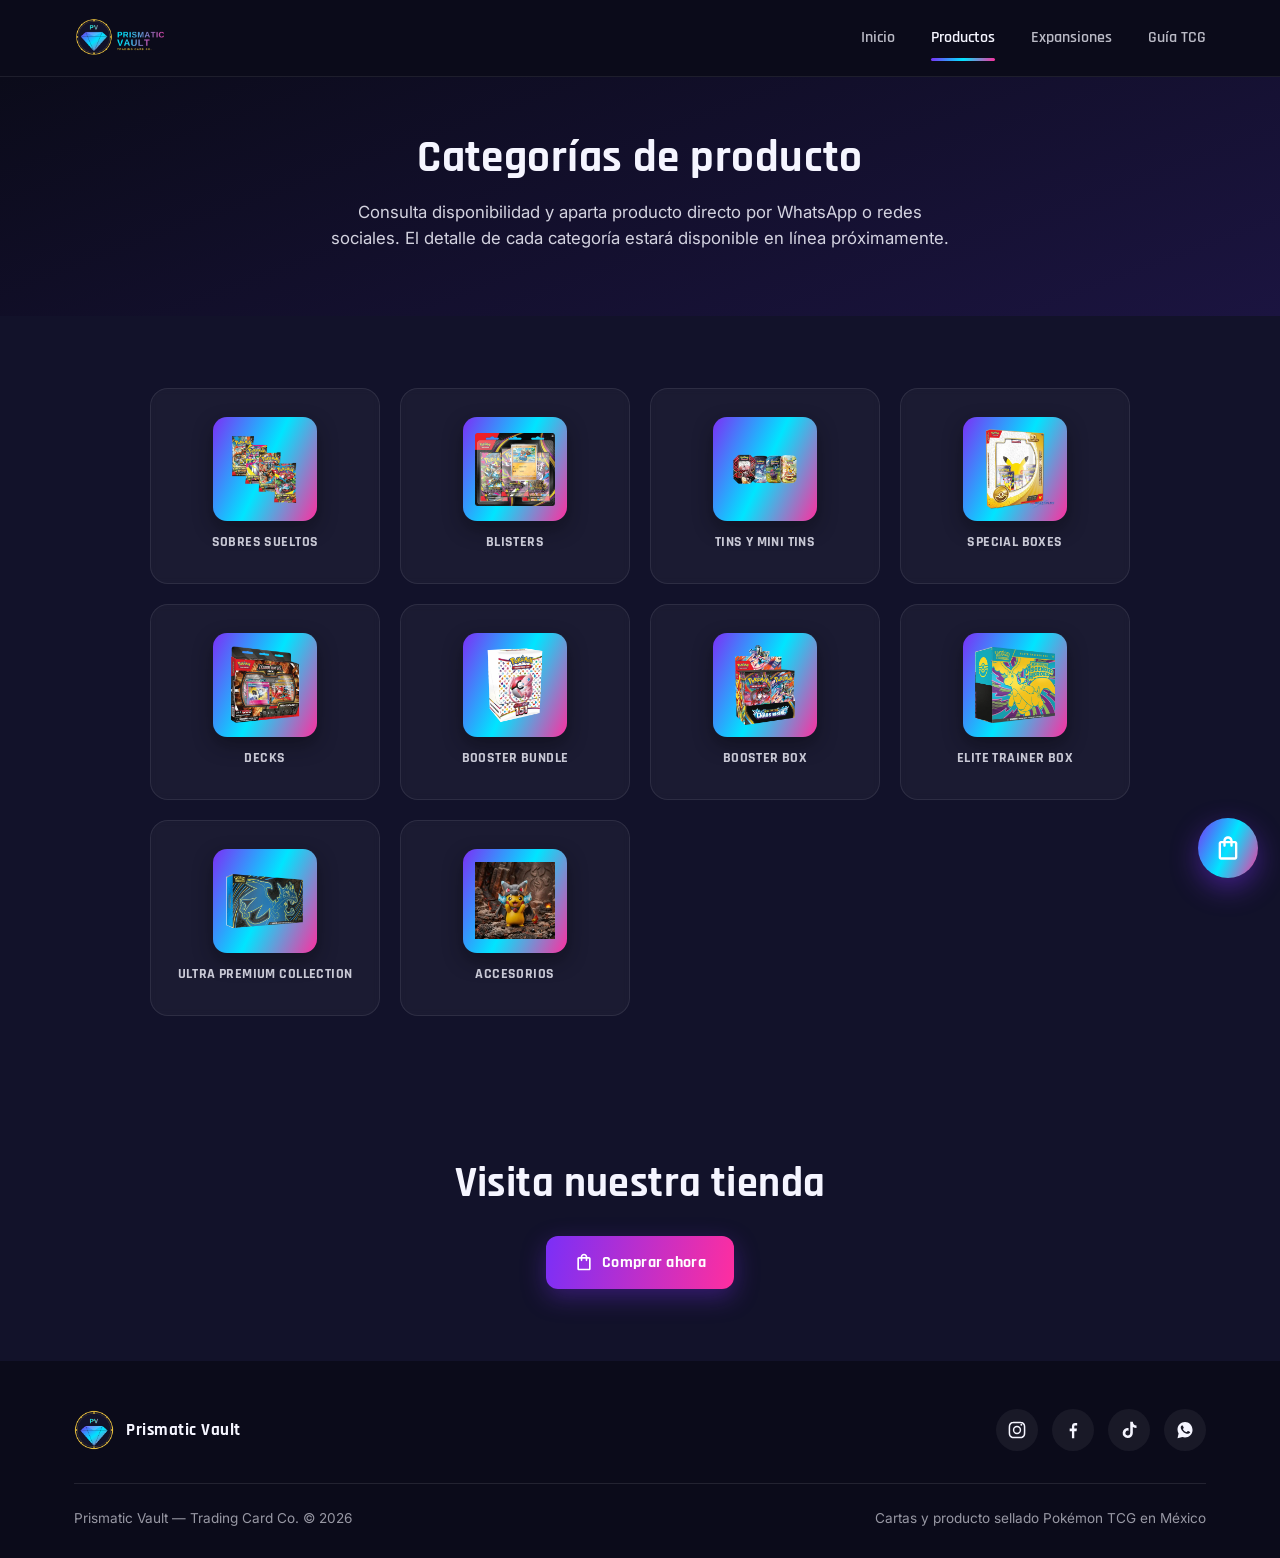
<file: productos.html>
<!DOCTYPE html>
<html lang="es-MX">
<head>
<meta charset="UTF-8">
<meta name="viewport" content="width=device-width, initial-scale=1.0">
<title>Productos Pokémon TCG | Prismatic Vault</title>
<meta name="description" content="Explora las categorías de producto Pokémon TCG que manejamos: sobres sueltos, blisters, tins, special boxes, decks, booster bundle, booster box, ETB, Ultra Premium Collection y accesorios. Consulta disponibilidad por WhatsApp.">
<link rel="canonical" href="https://prismaticvaulttcg.com/productos.html">
<meta property="og:title" content="Productos Pokémon TCG | Prismatic Vault">
<meta property="og:description" content="Sellado, sobres, decks y accesorios Pokémon TCG. Consulta disponibilidad por WhatsApp.">
<meta property="og:image" content="assets/brand/prismatic_vault_banner.png">
<meta property="og:type" content="website">
<link rel="icon" type="image/png" href="assets/brand/prismatic_vault_icon.png">
<link rel="preconnect" href="https://fonts.googleapis.com">
<link rel="preconnect" href="https://fonts.gstatic.com" crossorigin>
<link href="https://fonts.googleapis.com/css2?family=Rajdhani:wght@600;700&family=Inter:wght@400;500;600&display=swap" rel="stylesheet">
<link rel="stylesheet" href="css/style.css?v=20260810b">
</head>
<body>

<header class="site-header">
  <div class="container">
    <a href="index.html" class="brand-logo">
      <img src="assets/brand/prismatic_vault_logo.png" alt="Prismatic Vault — Trading Card Co.">
    </a>
    <nav class="main-nav">
      <a href="index.html">Inicio</a>
      <a href="productos.html" aria-current="page">Productos</a>
      <a href="expansiones.html">Expansiones</a>
      <a href="guia-tcg.html">Guía TCG</a>
    </nav>
    <button class="hamburger" aria-label="Abrir menú" aria-expanded="false">
      <span></span><span></span><span></span>
    </button>
  </div>
</header>

<main>

  <section class="page-hero">
    <div class="container">
      <h1>Categorías de producto</h1>
      <p>Consulta disponibilidad y aparta producto directo por WhatsApp o redes sociales. El detalle de cada categoría estará disponible en línea próximamente.</p>
    </div>
  </section>

  <section class="section section--dark">
    <div class="container">
      <div class="prod-grid">

        <div class="prod-tile" style="--tile-glow: rgba(0, 229, 255, 0.4);">
          <div class="prod-tile-icon"><img src="assets/productos/sobres-sueltos.webp" alt="Sobres Sueltos"></div>
          <h3>Sobres Sueltos</h3>
          <div class="prod-tile-bar"></div>
        </div>

        <div class="prod-tile" style="--tile-glow: rgba(255, 46, 159, 0.4);">
          <div class="prod-tile-icon"><img src="assets/productos/blisters.webp" alt="Blisters"></div>
          <h3>Blisters</h3>
          <div class="prod-tile-bar"></div>
        </div>

        <div class="prod-tile" style="--tile-glow: rgba(255, 210, 63, 0.4);">
          <div class="prod-tile-icon"><img src="assets/productos/tins-y-mini-tins.webp" alt="Tins y Mini Tins"></div>
          <h3>Tins y Mini Tins</h3>
          <div class="prod-tile-bar"></div>
        </div>

        <div class="prod-tile" style="--tile-glow: rgba(123, 47, 247, 0.4);">
          <div class="prod-tile-icon"><img src="assets/productos/special-boxes.webp" alt="Special Boxes"></div>
          <h3>Special Boxes</h3>
          <div class="prod-tile-bar"></div>
        </div>

        <div class="prod-tile" style="--tile-glow: rgba(0, 229, 255, 0.4);">
          <div class="prod-tile-icon"><img src="assets/productos/decks.webp" alt="Decks"></div>
          <h3>Decks</h3>
          <div class="prod-tile-bar"></div>
        </div>

        <div class="prod-tile" style="--tile-glow: rgba(255, 46, 159, 0.4);">
          <div class="prod-tile-icon"><img src="assets/productos/booster-bundle.webp" alt="Booster Bundle"></div>
          <h3>Booster Bundle</h3>
          <div class="prod-tile-bar"></div>
        </div>

        <div class="prod-tile" style="--tile-glow: rgba(255, 210, 63, 0.4);">
          <div class="prod-tile-icon"><img src="assets/productos/booster-box.webp" alt="Booster Box"></div>
          <h3>Booster Box</h3>
          <div class="prod-tile-bar"></div>
        </div>

        <div class="prod-tile" style="--tile-glow: rgba(123, 47, 247, 0.4);">
          <div class="prod-tile-icon"><img src="assets/productos/elite-trainer-box.webp" alt="Elite Trainer Box"></div>
          <h3>Elite Trainer Box</h3>
          <div class="prod-tile-bar"></div>
        </div>

        <div class="prod-tile" style="--tile-glow: rgba(255, 210, 63, 0.5);">
          <div class="prod-tile-icon"><img src="assets/productos/ultra-premium-collection.webp" alt="Ultra Premium Collection"></div>
          <h3>Ultra Premium Collection</h3>
          <div class="prod-tile-bar"></div>
        </div>

        <div class="prod-tile" style="--tile-glow: rgba(0, 229, 255, 0.4);">
          <div class="prod-tile-icon"><img src="assets/productos/accesorios.webp" alt="Accesorios"></div>
          <h3>Accesorios</h3>
          <div class="prod-tile-bar"></div>
        </div>

      </div>
    </div>
  </section>

  <!-- BANDA DE CONTACTO -->
  <section class="section section--dark social-band">
    <div class="container">
      <h2 class="section-title">Visita nuestra tienda</h2>
      <a href="https://tienda.prismaticvaulttcg.com" class="btn btn-primary">
        <svg viewBox="0 0 24 24" style="width:20px;height:20px;fill:#fff;"><path d="M18 6h-2c0-2.21-1.79-4-4-4S8 3.79 8 6H6c-1.1 0-2 .9-2 2v12c0 1.1.9 2 2 2h12c1.1 0 2-.9 2-2V8c0-1.1-.9-2-2-2zm-6-2c1.1 0 2 .9 2 2h-4c0-1.1.9-2 2-2zm6 16H6V8h2v2c0 .55.45 1 1 1s1-.45 1-1V8h4v2c0 .55.45 1 1 1s1-.45 1-1V8h2v12z"/></svg>
        Comprar ahora
      </a>
    </div>
  </section>

</main>

<footer class="site-footer">
  <div class="container">
    <div class="footer-top">
      <div class="footer-brand">
        <img src="assets/brand/prismatic_vault_icon.png" alt="Prismatic Vault">
        <span>Prismatic Vault</span>
      </div>
      <div class="footer-links">
        <a href="https://www.instagram.com/prismaticvault.tcg/" target="_blank" rel="noopener" aria-label="Instagram">
          <svg viewBox="0 0 24 24"><path d="M12 2c-2.72 0-3.06.01-4.12.06-1.06.05-1.79.22-2.43.47a4.92 4.92 0 0 0-1.78 1.16 4.92 4.92 0 0 0-1.16 1.78c-.25.64-.42 1.37-.47 2.43C2 8.94 2 9.28 2 12s.01 3.06.06 4.12c.05 1.06.22 1.79.47 2.43.26.66.6 1.22 1.16 1.78.56.56 1.12.9 1.78 1.16.64.25 1.37.42 2.43.47C8.94 22 9.28 22 12 22s3.06-.01 4.12-.06c1.06-.05 1.79-.22 2.43-.47a4.92 4.92 0 0 0 1.78-1.16 4.92 4.92 0 0 0 1.16-1.78c.25-.64.42-1.37.47-2.43.05-1.06.06-1.4.06-4.12s-.01-3.06-.06-4.12c-.05-1.06-.22-1.79-.47-2.43a4.92 4.92 0 0 0-1.16-1.78 4.92 4.92 0 0 0-1.78-1.16c-.64-.25-1.37-.42-2.43-.47C15.06 2.01 14.72 2 12 2zm0 1.8c2.67 0 2.99.01 4.04.06.98.04 1.5.21 1.85.34.47.18.8.4 1.15.75.35.35.57.68.75 1.15.13.36.3.87.34 1.85.05 1.05.06 1.37.06 4.04s-.01 2.99-.06 4.04c-.04.98-.21 1.5-.34 1.85-.18.47-.4.8-.75 1.15-.35.35-.68.57-1.15.75-.36.13-.87.3-1.85.34-1.05.05-1.37.06-4.04.06s-2.99-.01-4.04-.06c-.98-.04-1.5-.21-1.85-.34a3.1 3.1 0 0 1-1.15-.75 3.1 3.1 0 0 1-.75-1.15c-.13-.36-.3-.87-.34-1.85-.05-1.05-.06-1.37-.06-4.04s.01-2.99.06-4.04c.04-.98.21-1.5.34-1.85.18-.47.4-.8.75-1.15.35-.35.68-.57 1.15-.75.36-.13.87-.3 1.85-.34 1.05-.05 1.37-.06 4.04-.06zm0 3.2a5 5 0 1 0 0 10 5 5 0 0 0 0-10zm0 8.25a3.25 3.25 0 1 1 0-6.5 3.25 3.25 0 0 1 0 6.5zm5.2-8.45a1.17 1.17 0 1 1 0-2.34 1.17 1.17 0 0 1 0 2.34z"/></svg>
        </a>
        <a href="https://facebook.com/prismaticvault.tcg" target="_blank" rel="noopener" aria-label="Facebook">
          <svg viewBox="0 0 24 24"><path d="M13.5 22v-8.4h2.8l.42-3.28h-3.22V8.2c0-.95.26-1.6 1.63-1.6H17V3.7A21.8 21.8 0 0 0 14.6 3.6c-2.3 0-3.87 1.4-3.87 3.98v2.74H8v3.28h2.73V22h2.77z"/></svg>
        </a>
        <a href="https://vt.tiktok.com/ZSXAYgNUm/" target="_blank" rel="noopener" aria-label="TikTok">
          <svg viewBox="0 0 24 24"><path d="M16.6 2h-3.1v13.6a2.9 2.9 0 1 1-2.05-2.78V9.6a6.1 6.1 0 1 0 5.15 6.03V8.36a7.9 7.9 0 0 0 4.4 1.33V6.5a4.85 4.85 0 0 1-4.4-4.5z"/></svg>
        </a>
        <a href="https://wa.me/524494250223" target="_blank" rel="noopener" aria-label="WhatsApp">
          <svg viewBox="0 0 32 32"><path d="M16.02 3C9.4 3 4 8.4 4 15.02c0 2.34.65 4.52 1.78 6.38L4 29l7.78-1.74a12.9 12.9 0 0 0 4.24.72h.02c6.62 0 12.02-5.4 12.02-12.02C28 8.4 22.64 3 16.02 3zm7.05 17.2c-.3.86-1.7 1.64-2.35 1.74-.6.1-1.36.14-2.2-.14-.5-.16-1.15-.38-1.98-.74-3.48-1.5-5.75-5.02-5.93-5.26-.17-.24-1.42-1.9-1.42-3.62 0-1.72.9-2.56 1.22-2.9.32-.34.7-.42.94-.42h.68c.22 0 .5-.04.78.6.3.68 1 2.4 1.1 2.58.1.18.16.4.02.64-.14.24-.2.4-.4.62-.2.22-.42.5-.6.66-.2.2-.4.4-.18.78.22.38 1 1.66 2.16 2.7 1.48 1.32 2.74 1.74 3.12 1.94.38.2.6.16.82-.08.22-.24.94-1.08 1.2-1.46.26-.38.5-.3.84-.18.34.12 2.16 1.02 2.54 1.2.38.18.62.28.72.44.1.18.1.98-.2 1.84z"/></svg>
        </a>
      </div>
    </div>
    <div class="footer-bottom">
      <span>Prismatic Vault — Trading Card Co. © <span data-year>2026</span></span>
      <span>Cartas y producto sellado Pokémon TCG en México</span>
    </div>
  </div>
</footer>

<a href="https://tienda.prismaticvaulttcg.com" class="shop-float" aria-label="Ir a la tienda">
  <svg viewBox="0 0 24 24"><path d="M18 6h-2c0-2.21-1.79-4-4-4S8 3.79 8 6H6c-1.1 0-2 .9-2 2v12c0 1.1.9 2 2 2h12c1.1 0 2-.9 2-2V8c0-1.1-.9-2-2-2zm-6-2c1.1 0 2 .9 2 2h-4c0-1.1.9-2 2-2zm6 16H6V8h2v2c0 .55.45 1 1 1s1-.45 1-1V8h4v2c0 .55.45 1 1 1s1-.45 1-1V8h2v12z"/></svg>
</a>

<script src="js/main.js?v=20260726a"></script>
</body>
</html>
</file>
<file: css/style.css>
/* ==========================================================================
   Prismatic Vault — Design System
   ========================================================================== */

:root {
  --violet: #7B2FF7;
  --cyan: #00E5FF;
  --magenta: #FF2E9F;
  --gold: #FFD23F;
  --navy-deep: #0B0B1A;
  --navy: #12122A;
  --text-light: #F5F5FF;
  --text-dark: #171727;
  --text-muted: #6B6B85;

  --gradient-brand: linear-gradient(115deg, var(--violet) 0%, var(--cyan) 50%, var(--magenta) 100%);
  --gradient-brand-soft: linear-gradient(115deg, rgba(123,47,247,0.15) 0%, rgba(0,229,255,0.15) 50%, rgba(255,46,159,0.15) 100%);
  --gradient-hero: linear-gradient(160deg, var(--navy-deep) 0%, #1B1440 100%);
  --gradient-btn: linear-gradient(100deg, var(--violet) 0%, var(--magenta) 100%);
  --gradient-btn-hover: linear-gradient(100deg, var(--cyan) 0%, var(--magenta) 100%);

  --font-heading: 'Rajdhani', sans-serif;
  --font-body: 'Inter', sans-serif;

  --radius-sm: 8px;
  --radius-md: 12px;
  --container: 1180px;
}

* { box-sizing: border-box; margin: 0; padding: 0; }

html { scroll-behavior: smooth; }

body {
  font-family: var(--font-body);
  background: #FFFFFF;
  color: var(--text-dark);
  line-height: 1.6;
  -webkit-font-smoothing: antialiased;
  overflow-x: hidden;
}

img { max-width: 100%; display: block; }

a { text-decoration: none; color: inherit; }

ul { list-style: none; }

h1, h2, h3, h4 {
  font-family: var(--font-heading);
  font-weight: 700;
  letter-spacing: 0.01em;
  line-height: 1.15;
}

.container {
  max-width: var(--container);
  margin: 0 auto;
  padding: 0 24px;
}

.section {
  padding: 72px 0;
}

.section--dark {
  background: var(--navy);
  color: var(--text-light);
}

.section--light {
  background: #FAFAFD;
  color: var(--text-dark);
}

.eyebrow {
  display: inline-block;
  font-family: var(--font-heading);
  font-weight: 700;
  letter-spacing: 0.12em;
  text-transform: uppercase;
  font-size: 0.8rem;
  color: var(--magenta);
  margin-bottom: 12px;
}

.section-title {
  font-size: clamp(1.8rem, 4vw, 2.6rem);
  margin-bottom: 16px;
}

.section-subtitle {
  max-width: 640px;
  font-size: 1.05rem;
  opacity: 0.85;
}

.section-header {
  text-align: center;
  max-width: 720px;
  margin: 0 auto 48px;
}

/* --------------------------------------------------------------------------
   Buttons
   -------------------------------------------------------------------------- */

.btn {
  display: inline-flex;
  align-items: center;
  justify-content: center;
  gap: 8px;
  font-family: var(--font-heading);
  font-weight: 700;
  font-size: 1rem;
  letter-spacing: 0.02em;
  padding: 14px 28px;
  border-radius: var(--radius-md);
  border: none;
  cursor: pointer;
  transition: transform 0.18s ease, box-shadow 0.18s ease, opacity 0.18s ease;
  white-space: nowrap;
}

.btn-primary {
  background: var(--gradient-btn);
  color: #FFFFFF;
  box-shadow: 0 8px 24px rgba(123, 47, 247, 0.35);
}

.btn-primary:hover {
  background: var(--gradient-btn-hover);
  transform: translateY(-2px);
  box-shadow: 0 10px 28px rgba(0, 229, 255, 0.3);
}

.btn-outline {
  background: transparent;
  color: var(--text-light);
  border: 2px solid rgba(245, 245, 255, 0.35);
}

.btn-outline:hover {
  border-color: var(--cyan);
  color: var(--cyan);
  transform: translateY(-2px);
}

.btn-gold {
  background: var(--gold);
  color: var(--navy-deep);
  box-shadow: 0 8px 20px rgba(255, 210, 63, 0.3);
}

.btn-gold:hover {
  transform: translateY(-2px);
  box-shadow: 0 10px 24px rgba(255, 210, 63, 0.4);
}

.btn-block { width: 100%; }

/* --------------------------------------------------------------------------
   Header
   -------------------------------------------------------------------------- */

.site-header {
  position: sticky;
  top: 0;
  z-index: 100;
  background: var(--navy-deep);
  border-bottom: 1px solid rgba(245, 245, 255, 0.08);
}

.site-header .container {
  display: flex;
  align-items: center;
  justify-content: space-between;
  height: 76px;
}

.brand-logo {
  display: flex;
  align-items: center;
  height: 100%;
  padding: 12px 0;
}

.brand-logo img {
  height: 100%;
  max-height: 44px;
  width: auto;
}

.main-nav {
  display: flex;
  align-items: center;
  gap: 36px;
}

.main-nav a {
  font-family: var(--font-heading);
  font-weight: 600;
  font-size: 1.02rem;
  color: var(--text-light);
  opacity: 0.75;
  position: relative;
  padding: 6px 0;
  transition: color 0.15s ease, opacity 0.15s ease;
}

.main-nav a:hover,
.main-nav a[aria-current="page"] {
  color: var(--text-light);
  opacity: 1;
}

.main-nav a[aria-current="page"]::after {
  content: '';
  position: absolute;
  left: 0;
  right: 0;
  bottom: -4px;
  height: 3px;
  border-radius: 2px;
  background: var(--gradient-brand);
}

.hamburger {
  display: none;
  flex-direction: column;
  justify-content: center;
  gap: 5px;
  width: 40px;
  height: 40px;
  background: none;
  border: none;
  cursor: pointer;
  padding: 0;
}

.hamburger span {
  display: block;
  height: 3px;
  border-radius: 2px;
  background: var(--text-light);
  transition: transform 0.2s ease, opacity 0.2s ease;
}

.hamburger span:nth-child(1) { width: 26px; }
.hamburger span:nth-child(2) { width: 20px; margin-left: auto; }
.hamburger span:nth-child(3) { width: 26px; }

.hamburger.is-open span:nth-child(1) { transform: translateY(8px) rotate(45deg); width: 26px; }
.hamburger.is-open span:nth-child(2) { opacity: 0; }
.hamburger.is-open span:nth-child(3) { transform: translateY(-8px) rotate(-45deg); width: 26px; }

@media (max-width: 860px) {
  .hamburger { display: flex; }

  .main-nav {
    position: fixed;
    top: 76px;
    left: 0;
    right: 0;
    flex-direction: column;
    align-items: stretch;
    gap: 0;
    background: var(--navy-deep);
    border-bottom: 1px solid rgba(245, 245, 255, 0.08);
    padding: 8px 24px 24px;
    transform: translateY(-12px);
    opacity: 0;
    pointer-events: none;
    transition: transform 0.2s ease, opacity 0.2s ease;
  }

  .main-nav.is-open {
    transform: translateY(0);
    opacity: 1;
    pointer-events: auto;
  }

  .main-nav a { padding: 14px 0; border-bottom: 1px solid rgba(245, 245, 255, 0.08); }
}

/* --------------------------------------------------------------------------
   Hero
   -------------------------------------------------------------------------- */

.hero {
  background: var(--navy-deep);
  color: var(--text-light);
  position: relative;
  overflow: hidden;
  aspect-ratio: 2000 / 900;
}

/* Hero carousel — banners de imagen.
   Los slides se apilan con position:absolute + opacity (nunca display:none):
   varios navegadores móviles no cargan imágenes dentro de elementos ocultos
   con display:none, lo que dejaba los banners 2-8 sin descargar. */
.hero-slide {
  position: absolute;
  inset: 0;
  z-index: 1;
  opacity: 0;
  pointer-events: none;
  transition: opacity 0.5s ease;
}

.hero-slide.is-active {
  opacity: 1;
  z-index: 2;
  pointer-events: auto;
}

.hero-banner-img {
  display: block;
  width: 100%;
  height: 100%;
  object-fit: cover;
}

.hero-arrow {
  position: absolute;
  top: 50%;
  transform: translateY(-50%);
  z-index: 3;
  width: 42px;
  height: 42px;
  border-radius: 50%;
  background: rgba(245, 245, 255, 0.08);
  border: 1px solid rgba(245, 245, 255, 0.18);
  color: var(--text-light);
  font-size: 1.2rem;
  cursor: pointer;
  transition: background 0.15s ease;
}

.hero-arrow:hover { background: rgba(245, 245, 255, 0.18); }
.hero-arrow.prev { left: 18px; }
.hero-arrow.next { right: 18px; }

.hero-dots {
  position: absolute;
  bottom: 20px;
  left: 0;
  right: 0;
  z-index: 3;
  display: flex;
  justify-content: center;
  gap: 8px;
}

.hero-dots button {
  width: 8px;
  height: 8px;
  border-radius: 50%;
  background: rgba(245, 245, 255, 0.3);
  border: none;
  padding: 0;
  cursor: pointer;
  transition: width 0.2s ease, background 0.2s ease;
}

.hero-dots button.is-active {
  background: var(--cyan);
  width: 22px;
  border-radius: 4px;
}

@media (min-width: 860px) {
  .hero-slide .container { text-align: left; align-items: flex-start; }
  .hero-actions { justify-content: flex-start; }
}

@media (max-width: 640px) {
  .hero-arrow { width: 34px; height: 34px; font-size: 1rem; }
  .hero-arrow.prev { left: 8px; }
  .hero-arrow.next { right: 8px; }
}

/* --------------------------------------------------------------------------
   Cards grid
   -------------------------------------------------------------------------- */

.grid {
  display: grid;
  gap: 24px;
  grid-template-columns: 1fr;
}

@media (min-width: 640px) {
  .grid--2 { grid-template-columns: repeat(2, 1fr); }
}

@media (min-width: 960px) {
  .grid--3 { grid-template-columns: repeat(3, 1fr); }
  .grid--4 { grid-template-columns: repeat(4, 1fr); }
}

.card {
  background: #17172E;
  border: 1px solid rgba(245, 245, 255, 0.08);
  border-radius: var(--radius-md);
  padding: 32px 26px;
  text-align: center;
  transition: transform 0.2s ease, border-color 0.2s ease;
}

.card:hover {
  transform: translateY(-4px);
  border-color: rgba(0, 229, 255, 0.35);
}

.card-icon {
  font-size: 2.2rem;
  margin-bottom: 16px;
  display: inline-block;
}

.card-thumb {
  width: 128px;
  height: 128px;
  margin: 0 auto 18px;
  border-radius: 16px;
  background: var(--gradient-brand);
  box-shadow: 0 10px 24px rgba(0, 0, 0, 0.35);
  display: flex;
  align-items: center;
  justify-content: center;
  padding: 14px;
}

.card-thumb img {
  max-width: 100%;
  max-height: 100%;
  object-fit: contain;
}

.card h3 {
  font-size: 1.3rem;
  margin-bottom: 10px;
}

.card p {
  opacity: 0.8;
  font-size: 0.98rem;
}

/* Light variant used on white sections */
.card--light {
  background: #FFFFFF;
  border: 1px solid #ECECF4;
  box-shadow: 0 4px 20px rgba(20, 20, 50, 0.05);
}

.card--light:hover {
  border-color: var(--cyan);
}

.card--light p { opacity: 1; color: var(--text-muted); }

/* --------------------------------------------------------------------------
   Productos — tiles glass 3D
   -------------------------------------------------------------------------- */

.prod-grid {
  display: grid;
  gap: 20px;
  grid-template-columns: repeat(2, 1fr);
  max-width: 980px;
  margin: 0 auto;
}

@media (min-width: 640px) {
  .prod-grid { grid-template-columns: repeat(3, 1fr); }
}

@media (min-width: 900px) {
  .prod-grid { grid-template-columns: repeat(4, 1fr); }
}

.prod-tile {
  position: relative;
  padding: 28px 14px 20px;
  border-radius: 18px;
  text-align: center;
  overflow: hidden;
  background: rgba(245, 245, 255, 0.04);
  border: 1px solid rgba(245, 245, 255, 0.09);
  backdrop-filter: blur(3px);
  transition: transform 0.35s cubic-bezier(0.2, 0.8, 0.2, 1), border-color 0.35s ease, background 0.35s ease, box-shadow 0.35s ease;
}

.prod-tile::before {
  content: '';
  position: absolute;
  inset: 0;
  opacity: 0;
  pointer-events: none;
  transition: opacity 0.35s ease;
  background: radial-gradient(circle at 50% 78%, var(--tile-glow, rgba(123, 47, 247, 0.35)), transparent 45%);
}

.prod-tile:hover {
  transform: translateY(-8px) scale(1.02);
  border-color: rgba(0, 229, 255, 0.4);
  background: rgba(245, 245, 255, 0.07);
  box-shadow: 0 18px 34px rgba(0, 0, 0, 0.35);
}

.prod-tile:hover::before { opacity: 1; }

.prod-tile-icon {
  width: 104px;
  height: 104px;
  margin: 0 auto 14px;
  border-radius: 14px;
  background: var(--gradient-brand);
  box-shadow: 0 8px 20px rgba(0, 0, 0, 0.35);
  display: flex;
  align-items: center;
  justify-content: center;
  padding: 12px;
  position: relative;
  z-index: 1;
  transition: transform 0.4s cubic-bezier(0.34, 1.56, 0.64, 1);
}

.prod-tile:hover .prod-tile-icon { transform: translateY(-4px) scale(1.08); }

.prod-tile-icon img {
  max-width: 100%;
  max-height: 100%;
  object-fit: contain;
}

.prod-tile h3 {
  position: relative;
  z-index: 1;
  font-size: 0.86rem;
  letter-spacing: 0.03em;
  text-transform: uppercase;
  margin: 0;
  color: var(--text-light);
  opacity: 0.8;
  transition: opacity 0.3s ease;
}

.prod-tile:hover h3 { opacity: 1; }

.prod-tile-bar {
  position: relative;
  z-index: 1;
  height: 2px;
  width: 0;
  margin: 10px auto 0;
  border-radius: 2px;
  background: var(--gradient-brand);
  transition: width 0.4s ease;
}

.prod-tile:hover .prod-tile-bar { width: 60%; }

/* --------------------------------------------------------------------------
   Banda destacada / callout
   -------------------------------------------------------------------------- */

.callout {
  background: var(--gradient-brand);
  border-radius: var(--radius-md);
  padding: 48px 32px;
  text-align: center;
  color: #FFFFFF;
}

.callout h2 {
  font-size: clamp(1.5rem, 3.5vw, 2.1rem);
  margin-bottom: 12px;
}

.callout p {
  max-width: 560px;
  margin: 0 auto 24px;
  opacity: 0.95;
}

/* --------------------------------------------------------------------------
   Social band
   -------------------------------------------------------------------------- */

.social-band {
  text-align: center;
}

.social-band h2 { margin-bottom: 28px; }

/* --------------------------------------------------------------------------
   Footer
   -------------------------------------------------------------------------- */

.site-footer {
  background: var(--navy-deep);
  color: var(--text-light);
  padding: 48px 0 28px;
}

.footer-top {
  display: flex;
  flex-wrap: wrap;
  align-items: center;
  justify-content: space-between;
  gap: 24px;
  padding-bottom: 32px;
  border-bottom: 1px solid rgba(245, 245, 255, 0.1);
}

.footer-brand {
  display: flex;
  align-items: center;
  gap: 12px;
}

.footer-brand img { height: 40px; width: auto; }

.footer-brand span {
  font-family: var(--font-heading);
  font-weight: 700;
  font-size: 1.05rem;
  letter-spacing: 0.03em;
}

.footer-links {
  display: flex;
  align-items: center;
  gap: 14px;
}

.footer-links a {
  width: 42px;
  height: 42px;
  border-radius: 50%;
  display: flex;
  align-items: center;
  justify-content: center;
  background: rgba(245, 245, 255, 0.06);
  transition: transform 0.18s ease, background 0.18s ease;
}

.footer-links svg { width: 20px; height: 20px; fill: var(--text-light); }

.footer-links a:hover {
  background: var(--gradient-brand);
  transform: translateY(-2px);
}

.footer-whatsapp {
  display: inline-flex;
  align-items: center;
  gap: 8px;
}

.footer-bottom {
  display: flex;
  flex-wrap: wrap;
  justify-content: space-between;
  gap: 12px;
  padding-top: 24px;
  font-size: 0.85rem;
  opacity: 0.6;
}

/* --------------------------------------------------------------------------
   Floating shop button
   -------------------------------------------------------------------------- */

.shop-float {
  position: fixed;
  bottom: 22px;
  right: 22px;
  z-index: 200;
  width: 60px;
  height: 60px;
  border-radius: 50%;
  background: var(--gradient-brand);
  display: flex;
  align-items: center;
  justify-content: center;
  box-shadow: 0 10px 28px rgba(123, 47, 247, 0.45);
  transition: transform 0.2s ease, box-shadow 0.2s ease;
  animation: shop-pulse 2.6s ease-in-out infinite;
}

.shop-float svg { width: 28px; height: 28px; fill: #FFFFFF; }

.shop-float:hover {
  transform: scale(1.08);
  box-shadow: 0 12px 32px rgba(123, 47, 247, 0.55);
}

@keyframes shop-pulse {
  0%, 100% { box-shadow: 0 10px 28px rgba(123, 47, 247, 0.45); }
  50% { box-shadow: 0 10px 28px rgba(123, 47, 247, 0.75), 0 0 0 8px rgba(123, 47, 247, 0.12); }
}

/* --------------------------------------------------------------------------
   Page header (Tienda / Guía)
   -------------------------------------------------------------------------- */

.page-hero {
  background: var(--gradient-hero);
  color: var(--text-light);
  padding: 56px 0 64px;
  text-align: center;
}

.page-hero h1 { font-size: clamp(1.9rem, 4.5vw, 2.8rem); margin-bottom: 14px; }

.page-hero p {
  max-width: 620px;
  margin: 0 auto;
  opacity: 0.85;
  font-size: 1.05rem;
}

/* --------------------------------------------------------------------------
   Rarity guide (Guía TCG)
   -------------------------------------------------------------------------- */

.rarity-list {
  display: flex;
  flex-direction: column;
  gap: 10px;
}

.rarity-row {
  display: flex;
  align-items: center;
  gap: 16px;
  padding: 16px 20px;
  border-radius: var(--radius-sm);
  background: #FFFFFF;
  border: 1px solid #ECECF4;
}

.rarity-index {
  font-family: var(--font-heading);
  font-weight: 700;
  color: var(--text-muted);
  width: 28px;
  flex-shrink: 0;
}

.rarity-name { font-weight: 600; font-family: var(--font-heading); font-size: 1.05rem; }

.rarity-row.is-prismatic {
  background: var(--gradient-brand);
  border: none;
  color: #FFFFFF;
  box-shadow: 0 10px 28px rgba(123, 47, 247, 0.3);
}

.rarity-row.is-prismatic .rarity-index { color: rgba(255,255,255,0.7); }

.rarity-row.is-prismatic .rarity-name::after {
  content: '★ Nombre de la marca';
  display: block;
  font-family: var(--font-body);
  font-weight: 400;
  font-size: 0.78rem;
  opacity: 0.85;
  margin-top: 2px;
}

/* Glossary */
.glossary-grid {
  display: grid;
  gap: 18px;
  grid-template-columns: 1fr;
}

@media (min-width: 640px) {
  .glossary-grid { grid-template-columns: repeat(2, 1fr); }
}

.glossary-item {
  padding: 18px 20px;
  border-radius: var(--radius-sm);
  background: #FFFFFF;
  border: 1px solid #ECECF4;
}

.glossary-item dt {
  font-family: var(--font-heading);
  font-weight: 700;
  color: var(--violet);
  margin-bottom: 4px;
}

.glossary-item dd { color: var(--text-muted); font-size: 0.95rem; }

/* Content blocks used in Guía TCG */
.prose { max-width: 760px; margin: 0 auto; }
.prose h2 { margin-bottom: 16px; }
.prose p { margin-bottom: 16px; opacity: 0.85; }
.prose p:last-child { margin-bottom: 0; }
.prose + .prose { margin-top: 56px; }

/* --------------------------------------------------------------------------
   Quiénes somos — historia editorial
   -------------------------------------------------------------------------- */

.story {
  max-width: 640px;
  margin: 0 auto;
  font-size: 1.05rem;
  line-height: 1.8;
}

.story p {
  margin-bottom: 22px;
  color: var(--text-dark);
  opacity: 0.85;
}

.story-lede {
  font-family: var(--font-heading);
  font-size: 1.4rem;
  font-weight: 600;
  text-align: center;
  opacity: 1 !important;
  margin-bottom: 32px !important;
  color: var(--text-dark);
}

.story-beat {
  text-align: center;
  font-family: var(--font-heading);
  font-weight: 600;
  font-size: 1.2rem;
  line-height: 1.5;
  color: var(--violet);
  opacity: 1 !important;
  margin: 36px 0 !important;
}

.story-list {
  text-align: center;
  margin: 36px 0;
}

.story-list p {
  font-family: var(--font-heading);
  font-weight: 600;
  font-size: 1.08rem;
  color: var(--text-dark);
  opacity: 0.9;
  margin-bottom: 6px;
}

.story-quote {
  position: relative;
  text-align: center;
  font-family: var(--font-heading);
  font-weight: 700;
  font-size: 1.5rem;
  line-height: 1.4;
  color: var(--text-dark);
  background: var(--gradient-brand);
  -webkit-background-clip: text;
  background-clip: text;
  -webkit-text-fill-color: transparent;
  margin: 40px 0 !important;
  padding: 0 12px;
}

.story-closing {
  text-align: center;
  font-style: italic;
  font-size: 1.1rem !important;
  line-height: 1.7;
  color: var(--text-muted) !important;
  opacity: 1 !important;
  margin-top: 36px !important;
}

.story-final {
  text-align: center;
  font-family: var(--font-heading);
  font-weight: 700;
  font-size: 1.8rem;
  background: var(--gradient-brand);
  -webkit-background-clip: text;
  background-clip: text;
  -webkit-text-fill-color: transparent;
  margin: 36px 0 8px !important;
}

/* Nuestra Promesa */
.promise-card {
  max-width: 640px;
  margin: 0 auto;
  text-align: center;
  background: #17172E;
  border: 1px solid rgba(255, 210, 63, 0.3);
  border-radius: var(--radius-md);
  padding: 48px 36px;
}

.promise-card .eyebrow { color: var(--gold); }

.promise-card h2 {
  font-size: clamp(1.6rem, 3.5vw, 2.1rem);
  margin-bottom: 24px;
}

.promise-card p {
  color: var(--text-light);
  opacity: 0.85;
  margin-bottom: 18px;
  line-height: 1.75;
}

.promise-card .story-beat { color: var(--gold); }
.promise-card .story-list p { color: var(--text-light); opacity: 0.95; }

@media (max-width: 640px) {
  .promise-card { padding: 36px 22px; }
}

/* --------------------------------------------------------------------------
   Expansiones
   -------------------------------------------------------------------------- */

.exp-hero {
  text-align: center;
  padding: 60px 24px 32px;
  background: radial-gradient(ellipse at 50% 0%, rgba(123, 47, 247, 0.25), transparent 60%), var(--navy-deep);
}

.exp-wordmark {
  font-size: clamp(2.2rem, 7vw, 3.4rem);
  letter-spacing: 0.04em;
  background: linear-gradient(180deg, #FFFFFF 0%, #9C96BE 100%);
  -webkit-background-clip: text;
  background-clip: text;
  color: transparent;
  margin: 0;
}

.exp-status {
  display: inline-flex;
  align-items: center;
  gap: 10px;
  margin-top: 16px;
  font-family: var(--font-heading);
  font-size: 0.75rem;
  letter-spacing: 0.16em;
  text-transform: uppercase;
  color: var(--text-light);
  opacity: 0.7;
}

.exp-status .dot {
  width: 6px;
  height: 6px;
  border-radius: 50%;
  background: var(--cyan);
  box-shadow: 0 0 8px var(--cyan);
}

.exp-status::before,
.exp-status::after {
  content: '';
  width: 34px;
  height: 1px;
  background: rgba(245, 245, 255, 0.25);
}

.set-grid {
  display: grid;
  gap: 20px;
  grid-template-columns: repeat(2, 1fr);
  max-width: 960px;
  margin: 0 auto;
}

@media (min-width: 640px) {
  .set-grid { grid-template-columns: repeat(3, 1fr); }
}

.set-tile {
  position: relative;
  border-radius: 16px;
  overflow: hidden;
  padding: 24px 16px 20px;
  text-align: center;
  background: #17172E;
  border: 1px solid rgba(245, 245, 255, 0.09);
  transition: transform 0.35s ease, border-color 0.35s ease, box-shadow 0.35s ease;
}

.set-tile::before {
  content: '';
  position: absolute;
  inset: 0;
  background: radial-gradient(circle at 50% 30%, var(--set-glow, var(--violet)) 0%, transparent 55%);
  opacity: 0;
  transition: opacity 0.5s ease;
}

.set-tile:hover {
  transform: translateY(-6px);
  border-color: rgba(245, 245, 255, 0.25);
  box-shadow: 0 16px 30px rgba(0, 0, 0, 0.35);
}

.set-tile:hover::before { opacity: 0.28; }

.set-code {
  position: relative;
  z-index: 1;
  font-family: var(--font-heading);
  font-size: 0.62rem;
  letter-spacing: 0.1em;
  color: var(--text-light);
  opacity: 0.5;
  text-align: left;
}

.set-logo {
  position: relative;
  z-index: 1;
  height: 64px;
  margin: 12px auto 14px;
  display: flex;
  align-items: center;
  justify-content: center;
}

.set-logo img {
  max-width: 100%;
  max-height: 100%;
  object-fit: contain;
  transition: transform 0.4s ease;
}

.set-tile:hover .set-logo img { transform: scale(1.08); }

.set-name {
  position: relative;
  z-index: 1;
  font-family: var(--font-heading);
  font-weight: 600;
  font-size: 0.88rem;
  letter-spacing: 0.05em;
  text-transform: uppercase;
  color: var(--text-light);
  opacity: 0.75;
  transition: opacity 0.3s ease;
}

.set-tile:hover .set-name { opacity: 1; }

/* Cards carousel — "Cartas más importantes" */
.cards-carousel-wrap { position: relative; }

.cards-carousel {
  display: flex;
  gap: 18px;
  overflow-x: auto;
  scroll-snap-type: x mandatory;
  padding: 8px 24px 14px;
  scrollbar-width: none;
}

.cards-carousel::-webkit-scrollbar { display: none; }

.card-tile {
  flex: 0 0 auto;
  scroll-snap-align: center;
  width: 160px;
  aspect-ratio: 2.5 / 3.5;
  border-radius: 12px;
  position: relative;
  overflow: hidden;
  background: linear-gradient(160deg, #17172E, #0E0E20);
  border: 1px solid rgba(245, 245, 255, 0.12);
  display: flex;
  align-items: center;
  justify-content: center;
  transition: transform 0.4s ease, border-color 0.3s ease;
}

.card-tile:hover {
  transform: translateY(-8px) scale(1.04);
  border-color: rgba(0, 229, 255, 0.5);
}

.card-tile img {
  width: 100%;
  height: 100%;
  object-fit: cover;
  transition: transform 0.4s ease;
}

.card-tile:hover img { transform: scale(1.06); }

.card-tile::after {
  content: '';
  position: absolute;
  inset: 0;
  opacity: 0;
  pointer-events: none;
  transition: opacity 0.4s ease;
  background: linear-gradient(120deg, transparent 30%, rgba(123, 47, 247, 0.5) 42%, rgba(0, 229, 255, 0.5) 50%, rgba(255, 46, 159, 0.5) 58%, transparent 70%);
  background-size: 220% 220%;
  mix-blend-mode: color-dodge;
  animation: holo-sweep 2.6s linear infinite;
}

.card-tile:hover::after { opacity: 0.55; }

@keyframes holo-sweep {
  0% { background-position: 0% 0%; }
  100% { background-position: 100% 100%; }
}

.carousel-nav {
  display: flex;
  justify-content: center;
  gap: 10px;
  margin-top: 6px;
}

.carousel-nav button {
  width: 36px;
  height: 36px;
  border-radius: 50%;
  background: rgba(245, 245, 255, 0.08);
  border: 1px solid rgba(245, 245, 255, 0.16);
  color: var(--text-light);
  cursor: pointer;
  font-size: 1.1rem;
  transition: background 0.15s ease;
}

.carousel-nav button:hover { background: rgba(245, 245, 255, 0.18); }

/* Compact timeline */
.timeline { max-width: 760px; margin: 0 auto; }

.era { margin-bottom: 26px; }

.era-name {
  font-family: var(--font-heading);
  font-weight: 700;
  font-size: 0.8rem;
  letter-spacing: 0.1em;
  text-transform: uppercase;
  color: var(--gold);
  margin: 0 0 10px;
  padding-bottom: 6px;
  border-bottom: 1px solid rgba(245, 245, 255, 0.1);
}

.era-rows { display: grid; gap: 2px; }

.era-row {
  display: flex;
  justify-content: space-between;
  padding: 9px 4px;
  font-size: 0.88rem;
  color: var(--text-light);
  opacity: 0.75;
  border-bottom: 1px dashed rgba(245, 245, 255, 0.08);
}

.era-row span:last-child {
  font-family: var(--font-heading);
  font-size: 0.8rem;
  opacity: 0.7;
}

.timeline-note {
  text-align: center;
  font-size: 0.8rem;
  opacity: 0.55;
  margin-top: 18px;
}

@media (max-width: 640px) {
  .section { padding: 56px 0; }
  .callout { padding: 36px 22px; }
}

/* --------------------------------------------------------------------------
   Guía TCG — Academia (Fase 1: Docs 4.1–4.10)
   -------------------------------------------------------------------------- */

/* Hero split (texto + Guardián Prismático) */
.page-hero--split { text-align: left; }

.page-hero--split .container {
  display: flex;
  flex-direction: column-reverse;
  gap: 36px;
  align-items: center;
}

.page-hero--split h1 {
  font-size: clamp(1.9rem, 4.5vw, 2.6rem);
  margin: 0 0 16px;
}

.page-hero--split .hero-copy p {
  max-width: 560px;
  margin: 0 0 14px;
  opacity: 0.85;
}

.page-hero--split .hero-copy p:last-child { margin-bottom: 0; }

.page-hero--split .hero-visual {
  width: 100%;
  max-width: 420px;
  border-radius: var(--radius-md);
  overflow: hidden;
  box-shadow: 0 20px 50px rgba(0, 0, 0, 0.45);
  flex-shrink: 0;
}

.page-hero--split .hero-visual img {
  width: 100%;
  aspect-ratio: 4 / 3;
  object-fit: cover;
  object-position: 50% 30%;
}

@media (min-width: 860px) {
  .page-hero--split .container {
    flex-direction: row;
    justify-content: space-between;
    text-align: left;
  }
  .page-hero--split .hero-copy { flex: 1 1 480px; }
  .page-hero--split .hero-visual { flex: 1 1 380px; margin: 0; }
}

/* Bienvenido Coleccionista */
.welcome-grid {
  display: flex;
  flex-direction: column;
  gap: 32px;
  align-items: center;
}

.welcome-copy p { margin-bottom: 16px; opacity: 0.85; }
.welcome-copy p:last-child { margin-bottom: 0; }

.welcome-visual img {
  border-radius: var(--radius-md);
  box-shadow: 0 20px 50px rgba(0, 0, 0, 0.45);
}

@media (min-width: 860px) {
  .welcome-grid { flex-direction: row; gap: 56px; }
  .welcome-copy { flex: 1 1 55%; }
  .welcome-visual { flex: 1 1 45%; }
}

/* .story-quote reused outside "Quiénes somos" — safe on dark backgrounds
   because the gradient text-clip replaces the fallback color. Give it room
   when it follows a grid instead of prose. */
.guide-section .story-quote { margin-top: 48px !important; }

/* Enlace secundario hacia Productos / Expansiones */
.guide-more { text-align: center; margin: 40px 0 0; }

/* Anatomía de una carta — hotspots */
.anatomy-wrap {
  display: flex;
  flex-direction: column;
  gap: 40px;
  align-items: center;
  margin-top: 8px;
}

.anatomy-card {
  position: relative;
  width: 100%;
  max-width: 280px;
  aspect-ratio: 420 / 585;
  flex-shrink: 0;
  border-radius: var(--radius-md);
  overflow: hidden;
  box-shadow: 0 20px 45px rgba(0, 0, 0, 0.4);
}

.anatomy-card img {
  display: block;
  width: 100%;
  height: 100%;
  object-fit: cover;
}

.hotspot {
  position: absolute;
  width: 30px;
  height: 30px;
  margin: -15px 0 0 -15px;
  border-radius: 50%;
  border: none;
  background: var(--navy-deep);
  color: var(--text-light);
  font-family: var(--font-heading);
  font-weight: 700;
  font-size: 0.85rem;
  cursor: pointer;
  box-shadow: 0 0 0 2px var(--gradient-brand, var(--cyan)), 0 6px 16px rgba(0, 0, 0, 0.4);
  transition: transform 0.2s ease, background 0.2s ease;
}

.hotspot:hover { transform: scale(1.12); }

.hotspot.is-active {
  background: var(--gradient-brand);
  color: #fff;
}

.hotspot:focus-visible {
  outline: 2px solid var(--cyan);
  outline-offset: 2px;
}

.anatomy-panels {
  width: 100%;
  max-width: 420px;
}

.anatomy-panel {
  display: none;
  background: #FFFFFF;
  border: 1px solid #ECECF4;
  border-radius: var(--radius-sm);
  padding: 24px 26px;
}

.anatomy-panel.is-active { display: block; }

.anatomy-panel-index {
  display: block;
  font-family: var(--font-heading);
  font-weight: 700;
  color: var(--violet);
  font-size: 0.85rem;
  letter-spacing: 0.08em;
  margin-bottom: 6px;
}

.anatomy-panel h3 { font-size: 1.15rem; margin-bottom: 8px; }
.anatomy-panel p { color: var(--text-muted); font-size: 0.95rem; margin: 0; }

@media (min-width: 860px) {
  .anatomy-wrap { flex-direction: row; align-items: flex-start; justify-content: center; gap: 56px; }
}
</file>
